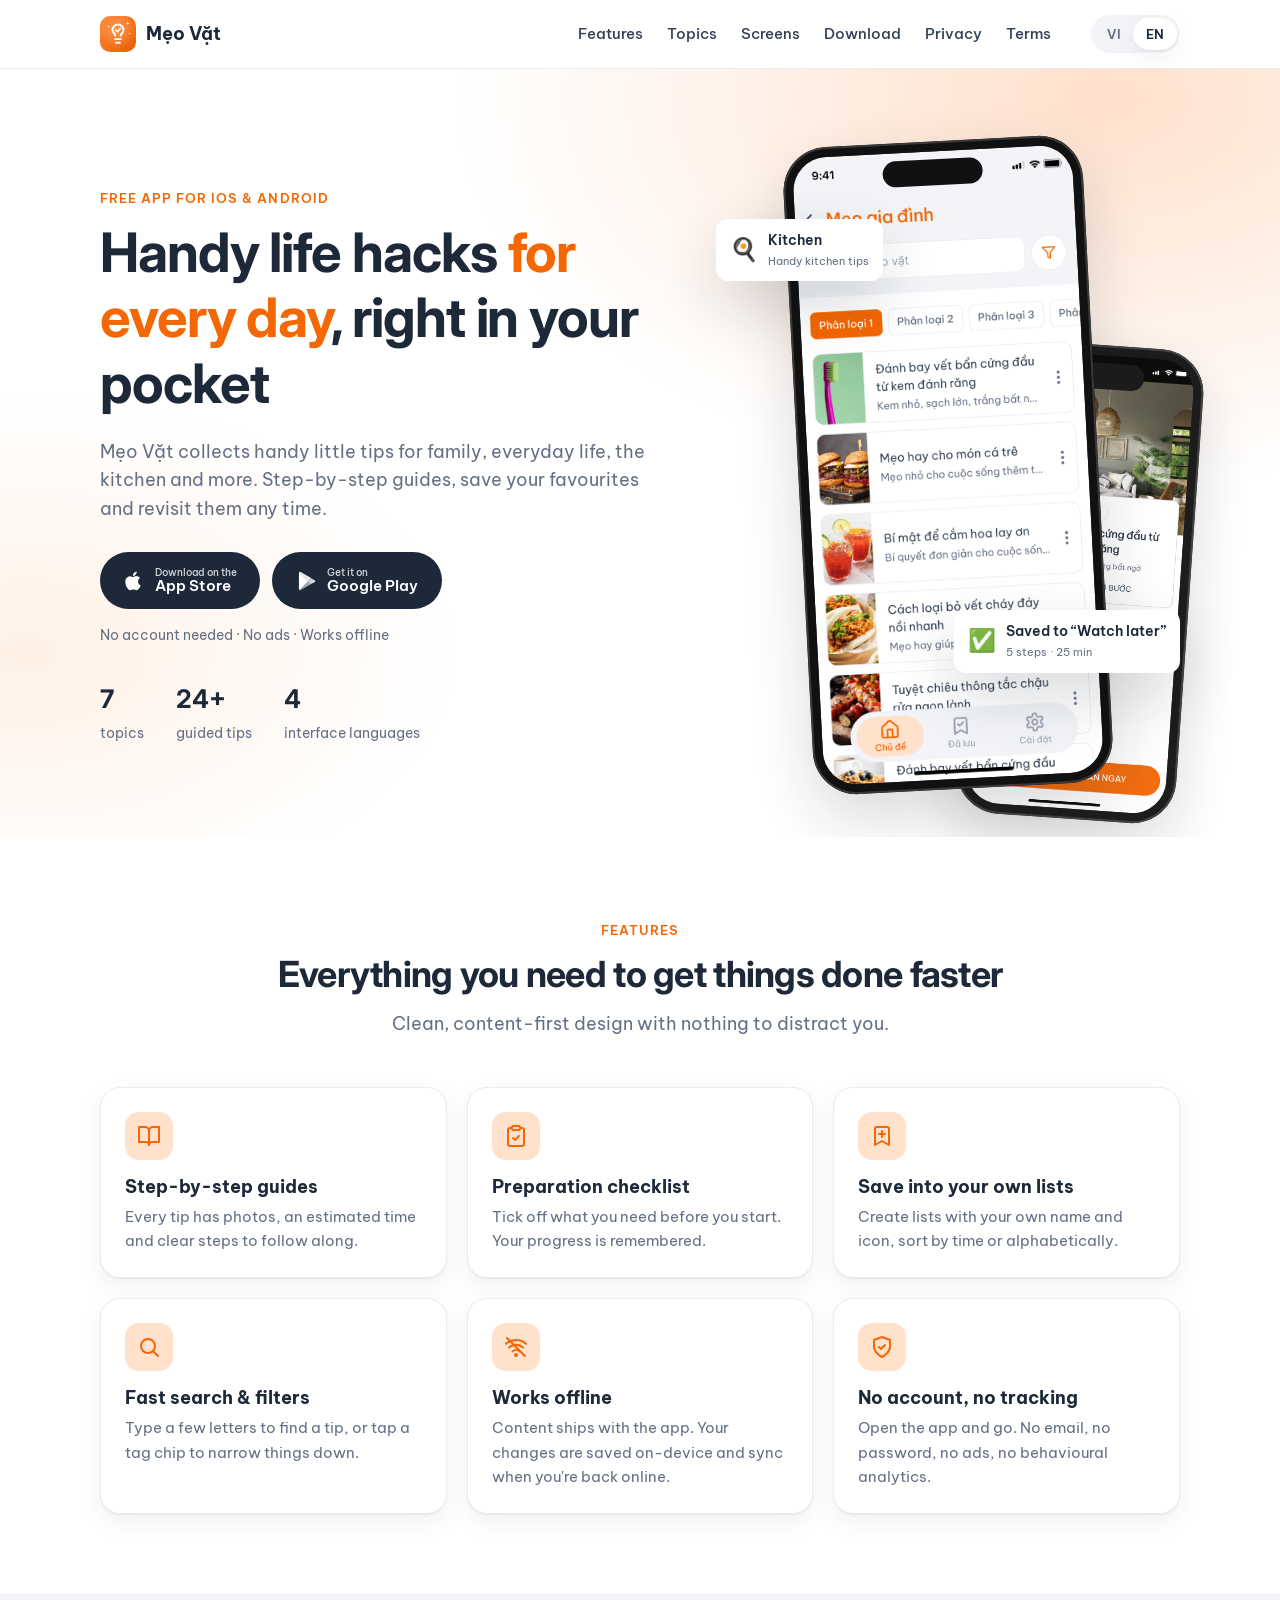
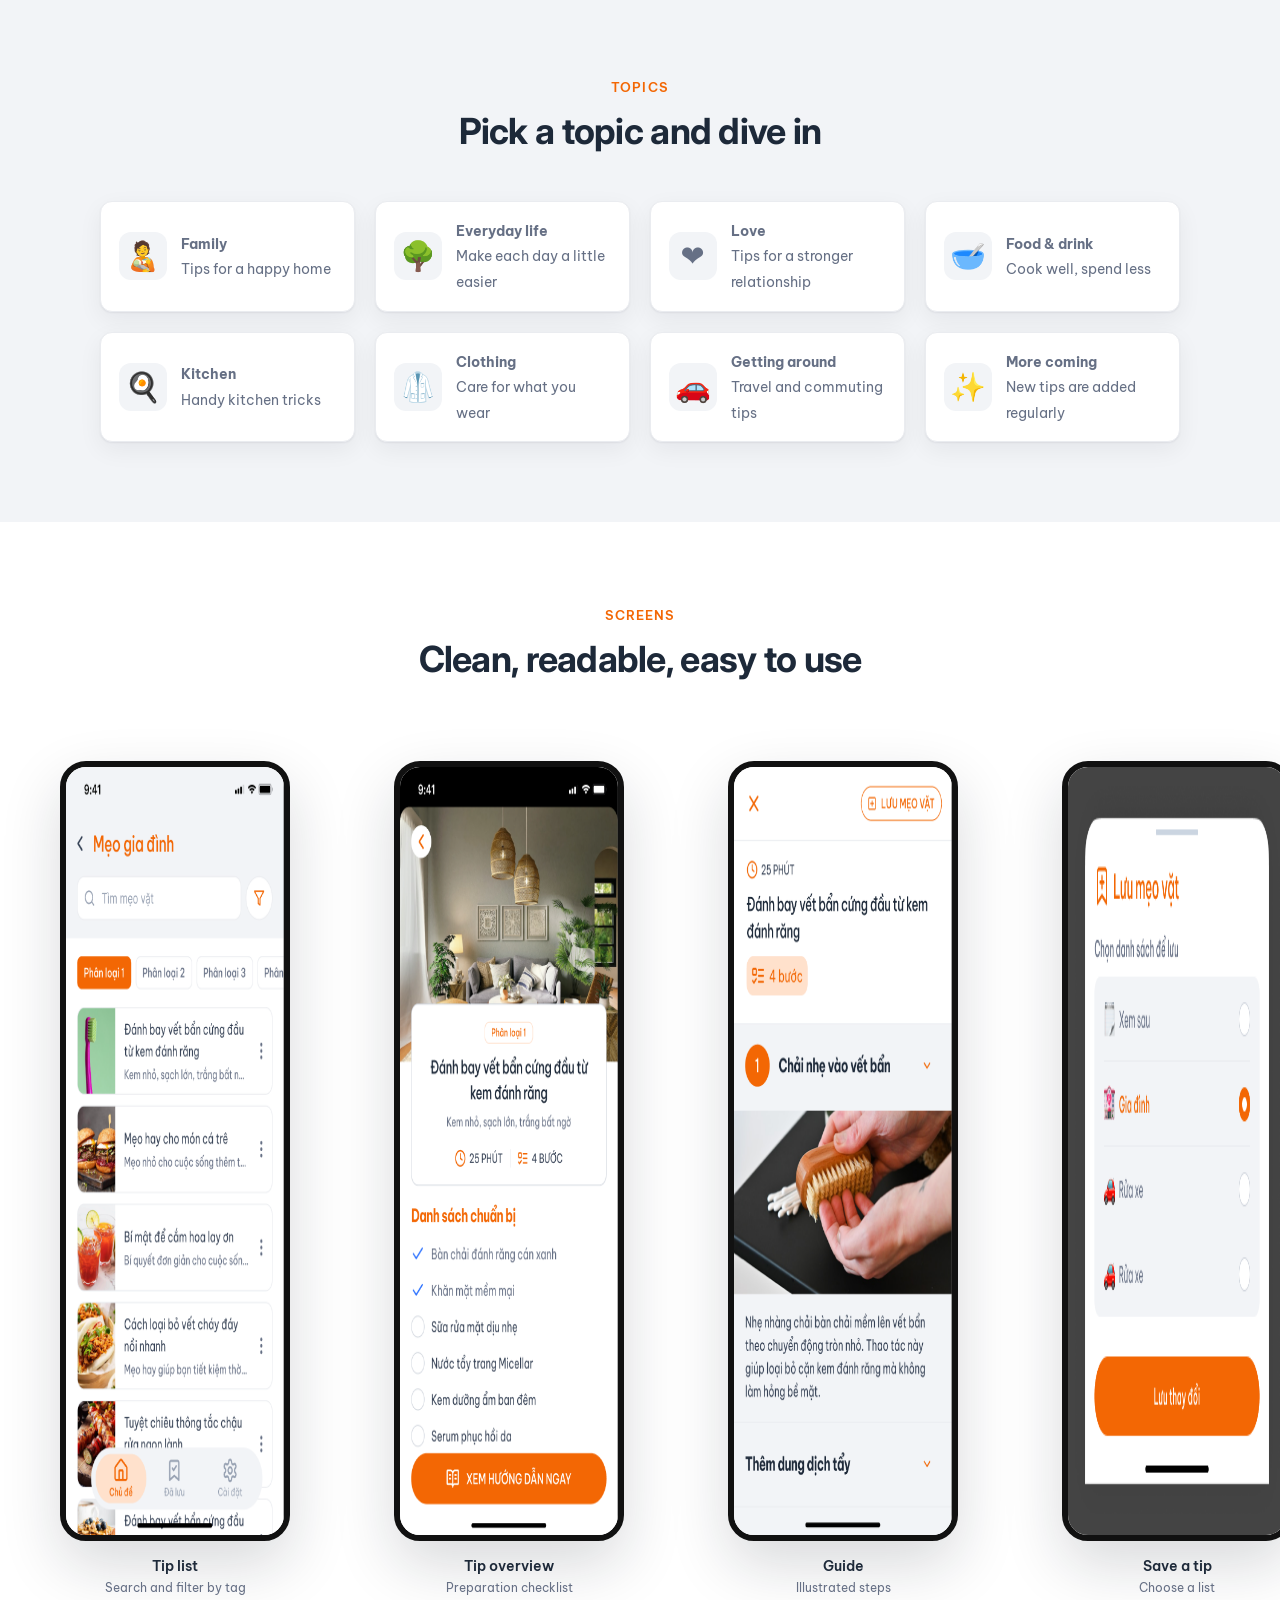
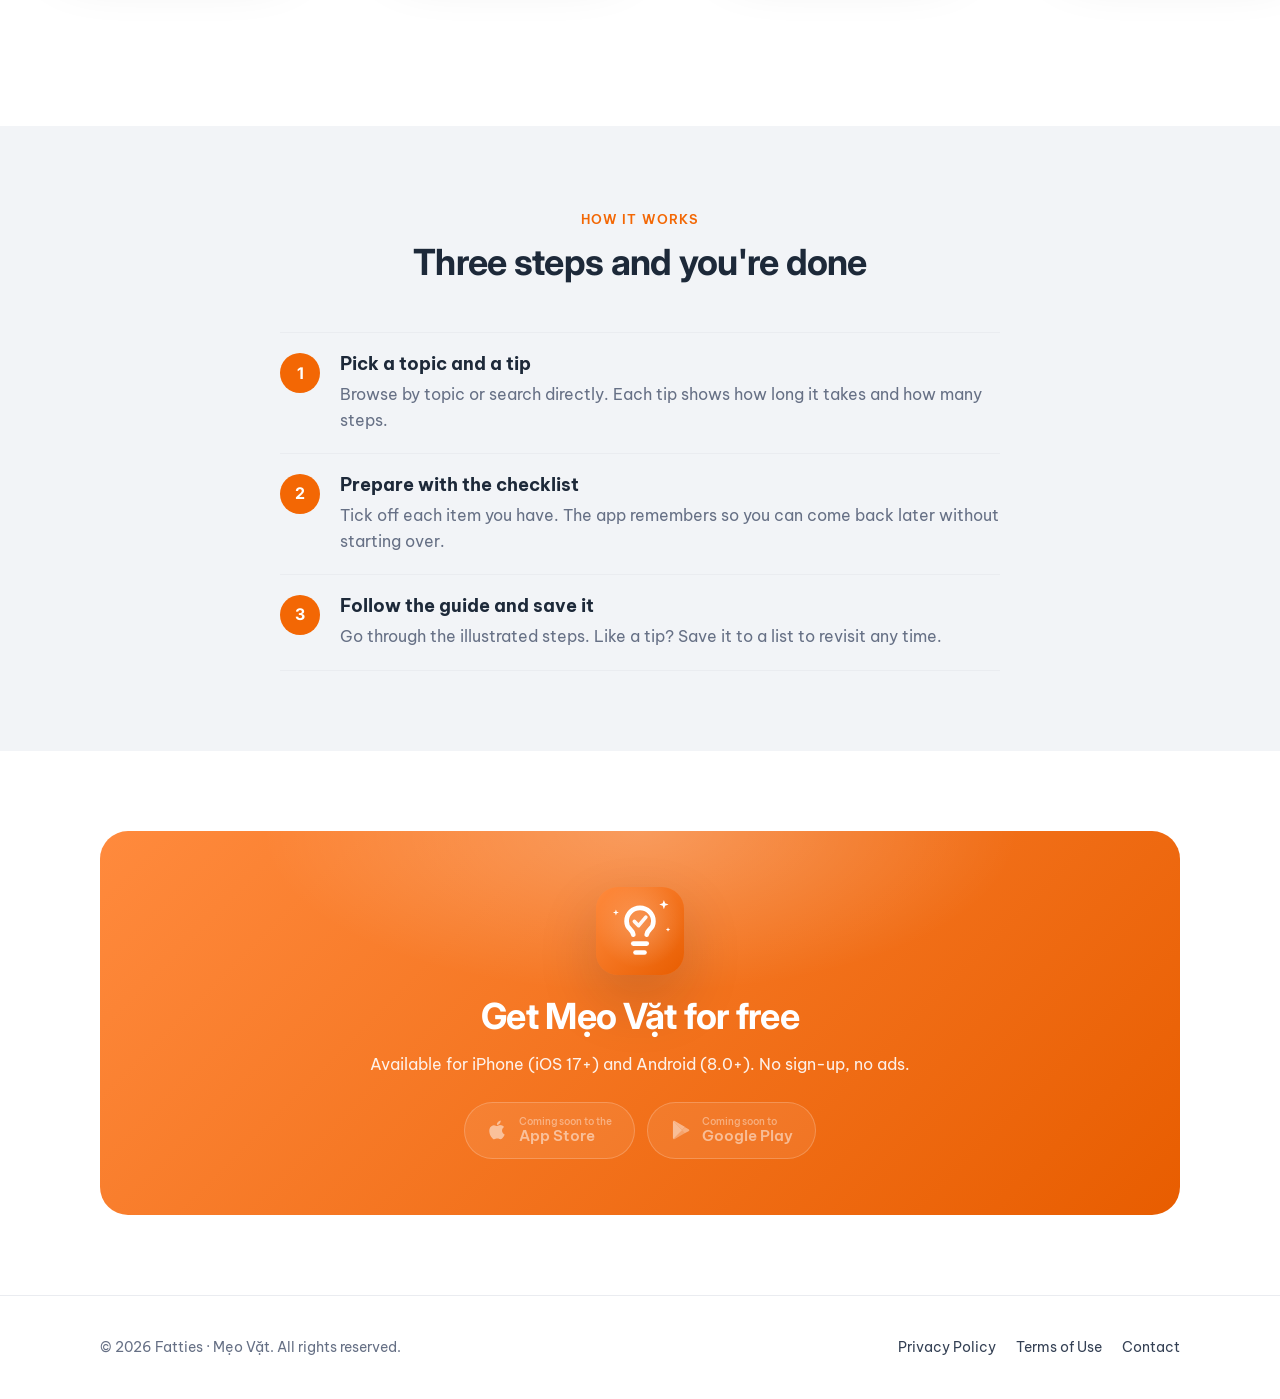
<file: index.html>
<!DOCTYPE html>
<html lang="vi">
<head>
  <meta charset="utf-8">
  <meta name="viewport" content="width=device-width, initial-scale=1">
  <title data-vi="Mẹo Vặt – Mẹo hay cho mỗi ngày" data-en="Mẹo Vặt – Handy life hacks, every day">Mẹo Vặt – Mẹo hay cho mỗi ngày</title>
  <meta name="description"
        data-vi="Mẹo Vặt tổng hợp những mẹo nhỏ hữu ích cho gia đình, cuộc sống, bếp núc và nhiều chủ đề khác. Hướng dẫn từng bước, lưu vào danh sách riêng, dùng được cả khi không có mạng."
        data-en="Mẹo Vặt collects handy little tips for family, everyday life, the kitchen and more. Step-by-step guides, personal lists, works offline."
        content="Mẹo Vặt tổng hợp những mẹo nhỏ hữu ích cho gia đình, cuộc sống, bếp núc và nhiều chủ đề khác. Hướng dẫn từng bước, lưu vào danh sách riêng, dùng được cả khi không có mạng.">
  <meta name="theme-color" content="#F36704">
  <meta property="og:title" content="Mẹo Vặt – Mẹo hay cho mỗi ngày">
  <meta property="og:description" content="Hướng dẫn từng bước, lưu vào danh sách riêng, dùng được cả khi không có mạng.">
  <meta property="og:image" content="assets/app-icon.svg">
  <meta property="og:type" content="website">
  <link rel="icon" href="assets/app-icon.svg" type="image/svg+xml">
  <link rel="preconnect" href="https://fonts.googleapis.com">
  <link rel="preconnect" href="https://fonts.gstatic.com" crossorigin>
  <link href="https://fonts.googleapis.com/css2?family=Be+Vietnam+Pro:wght@400;500;600;700&family=Inter:wght@600;700&display=swap" rel="stylesheet">
  <link rel="stylesheet" href="styles.css">
  <script src="app.js"></script>
</head>
<body>

<header class="site-header">
  <div class="container">
    <a class="brand" href="index.html">
      <img src="assets/app-icon.svg" alt="" width="36" height="36">
      Mẹo Vặt
    </a>
    <nav class="nav" id="nav">
      <a href="#features"><span data-lang="vi">Tính năng</span><span data-lang="en">Features</span></a>
      <a href="#topics"><span data-lang="vi">Chủ đề</span><span data-lang="en">Topics</span></a>
      <a href="#screens"><span data-lang="vi">Giao diện</span><span data-lang="en">Screens</span></a>
      <a href="#download"><span data-lang="vi">Tải app</span><span data-lang="en">Download</span></a>
      <a href="privacy.html"><span data-lang="vi">Quyền riêng tư</span><span data-lang="en">Privacy</span></a>
      <a href="terms.html"><span data-lang="vi">Điều khoản</span><span data-lang="en">Terms</span></a>
    </nav>
    <div class="lang-switch" role="group" aria-label="Language">
      <button type="button" data-lang-btn="vi" aria-pressed="true">VI</button>
      <button type="button" data-lang-btn="en" aria-pressed="false">EN</button>
    </div>
    <button class="menu-btn" type="button" aria-label="Menu" aria-expanded="false" aria-controls="nav">
      <svg viewBox="0 0 24 24" fill="none" stroke-width="2" stroke-linecap="round"><path d="M4 7h16M4 12h16M4 17h16"/></svg>
    </button>
  </div>
</header>

<main>

  <!-- Hero -->
  <section class="hero">
    <div class="container">
      <div>
        <span class="eyebrow"><span data-lang="vi">Ứng dụng miễn phí cho iOS &amp; Android</span><span data-lang="en">Free app for iOS &amp; Android</span></span>
        <h1>
          <span data-lang="vi">Mẹo hay <span class="accent">cho mỗi ngày</span>, ngay trong túi bạn</span>
          <span data-lang="en">Handy life hacks <span class="accent">for every day</span>, right in your pocket</span>
        </h1>
        <p class="lead">
          <span data-lang="vi">Mẹo Vặt tổng hợp những mẹo nhỏ hữu ích cho gia đình, cuộc sống, bếp núc và nhiều chủ đề khác. Hướng dẫn từng bước, lưu lại mẹo yêu thích và xem lại bất cứ lúc nào.</span>
          <span data-lang="en">Mẹo Vặt collects handy little tips for family, everyday life, the kitchen and more. Step-by-step guides, save your favourites and revisit them any time.</span>
        </p>
        <div class="hero-actions">
          <a class="btn btn-dark" href="#download">
            <svg viewBox="0 0 24 24" fill="currentColor"><path d="M16.4 12.6c0-2.6 2.1-3.8 2.2-3.9-1.2-1.8-3.1-2-3.7-2-1.6-.2-3.1.9-3.9.9-.8 0-2-.9-3.4-.9-1.7 0-3.3 1-4.2 2.6-1.8 3.1-.5 7.8 1.3 10.3.9 1.2 1.9 2.6 3.2 2.6 1.3-.1 1.8-.8 3.4-.8 1.6 0 2 .8 3.4.8 1.4 0 2.3-1.3 3.1-2.5 1-1.4 1.4-2.8 1.4-2.9 0 0-2.8-1.1-2.8-4.2zM13.9 5c.7-.9 1.2-2.1 1.1-3.3-1 .1-2.3.7-3 1.6-.7.8-1.3 2-1.1 3.2 1.1.1 2.3-.6 3-1.5z"/></svg>
            <span class="stack"><small data-lang="vi">Tải trên</small><small data-lang="en">Download on the</small>App Store</span>
          </a>
          <a class="btn btn-dark" href="#download">
            <svg viewBox="0 0 24 24" fill="currentColor"><path d="M3.6 2.3c-.3.3-.4.7-.4 1.2v17c0 .5.1.9.4 1.2l.1.1 9.5-9.5v-.2L3.7 2.2l-.1.1z"/><path d="M16.4 15.5l-3.2-3.2v-.2l3.2-3.2.1.1 3.8 2.1c1.1.6 1.1 1.6 0 2.2l-3.8 2.1-.1.1z" opacity=".8"/><path d="M16.5 15.4L13.2 12 3.6 21.7c.4.4.9.4 1.6 0l11.3-6.3z" opacity=".6"/><path d="M16.5 8.6L5.2 2.3c-.7-.4-1.2-.3-1.6 0l9.6 9.7 3.3-3.4z" opacity=".9"/></svg>
            <span class="stack"><small data-lang="vi">Tải trên</small><small data-lang="en">Get it on</small>Google Play</span>
          </a>
        </div>
        <p class="hero-note">
          <span data-lang="vi">Không cần tài khoản · Không quảng cáo · Dùng được khi không có mạng</span>
          <span data-lang="en">No account needed · No ads · Works offline</span>
        </p>
        <div class="hero-stats">
          <div><strong>7</strong><span data-lang="vi">chủ đề</span><span data-lang="en">topics</span></div>
          <div><strong>24+</strong><span data-lang="vi">mẹo vặt có hướng dẫn</span><span data-lang="en">guided tips</span></div>
          <div><strong>4</strong><span data-lang="vi">ngôn ngữ giao diện</span><span data-lang="en">interface languages</span></div>
        </div>
      </div>

      <div class="phone-wrap">
        <div class="phone"><img src="assets/screens/01-list.png" alt="Mẹo Vặt – danh sách mẹo" width="361" height="780"></div>
        <div class="phone small"><img src="assets/screens/02-info.png" alt="" width="361" height="780"></div>
        <div class="float-card a"><span class="emoji">🍳</span><div><span data-lang="vi">Bếp núc</span><span data-lang="en">Kitchen</span><small data-lang="vi">Mẹo hay cho việc bếp núc</small><small data-lang="en">Handy kitchen tips</small></div></div>
        <div class="float-card b"><span class="emoji">✅</span><div><span data-lang="vi">Đã lưu vào “Xem sau”</span><span data-lang="en">Saved to “Watch later”</span><small data-lang="vi">5 bước · 25 phút</small><small data-lang="en">5 steps · 25 min</small></div></div>
      </div>
    </div>
  </section>

  <!-- Features -->
  <section class="section" id="features">
    <div class="container">
      <div class="section-head center">
        <span class="eyebrow"><span data-lang="vi">Tính năng</span><span data-lang="en">Features</span></span>
        <h2><span data-lang="vi">Mọi thứ bạn cần để làm mọi việc nhanh hơn</span><span data-lang="en">Everything you need to get things done faster</span></h2>
        <p class="lead"><span data-lang="vi">Được thiết kế gọn gàng, tập trung vào nội dung, không có gì làm bạn phân tâm.</span><span data-lang="en">Clean, content-first design with nothing to distract you.</span></p>
      </div>
      <div class="grid grid-3">
        <div class="card">
          <div class="icon"><svg viewBox="0 0 24 24" fill="none" stroke="currentColor" stroke-width="2" stroke-linecap="round" stroke-linejoin="round"><path d="M2 3h6a4 4 0 0 1 4 4v14a3 3 0 0 0-3-3H2z"/><path d="M22 3h-6a4 4 0 0 0-4 4v14a3 3 0 0 1 3-3h7z"/></svg></div>
          <h3><span data-lang="vi">Hướng dẫn từng bước</span><span data-lang="en">Step-by-step guides</span></h3>
          <p><span data-lang="vi">Mỗi mẹo có ảnh minh hoạ, thời gian ước tính và các bước rõ ràng để bạn làm theo.</span><span data-lang="en">Every tip has photos, an estimated time and clear steps to follow along.</span></p>
        </div>
        <div class="card">
          <div class="icon"><svg viewBox="0 0 24 24" fill="none" stroke="currentColor" stroke-width="2" stroke-linecap="round" stroke-linejoin="round"><rect x="8" y="2" width="8" height="4" rx="1"/><path d="M16 4h2a2 2 0 0 1 2 2v14a2 2 0 0 1-2 2H6a2 2 0 0 1-2-2V6a2 2 0 0 1 2-2h2"/><path d="m9 14 2 2 4-4"/></svg></div>
          <h3><span data-lang="vi">Danh sách chuẩn bị</span><span data-lang="en">Preparation checklist</span></h3>
          <p><span data-lang="vi">Đánh dấu những thứ cần chuẩn bị trước khi bắt tay vào làm. Tiến độ được ghi nhớ.</span><span data-lang="en">Tick off what you need before you start. Your progress is remembered.</span></p>
        </div>
        <div class="card">
          <div class="icon"><svg viewBox="0 0 24 24" fill="none" stroke="currentColor" stroke-width="2" stroke-linecap="round" stroke-linejoin="round"><path d="M19 21l-7-4-7 4V5a2 2 0 0 1 2-2h10a2 2 0 0 1 2 2z"/><path d="M12 7v6M9 10h6"/></svg></div>
          <h3><span data-lang="vi">Lưu vào danh sách riêng</span><span data-lang="en">Save into your own lists</span></h3>
          <p><span data-lang="vi">Tạo danh sách với tên và biểu tượng của bạn, sắp xếp theo thời gian hoặc bảng chữ cái.</span><span data-lang="en">Create lists with your own name and icon, sort by time or alphabetically.</span></p>
        </div>
        <div class="card">
          <div class="icon"><svg viewBox="0 0 24 24" fill="none" stroke="currentColor" stroke-width="2" stroke-linecap="round" stroke-linejoin="round"><circle cx="11" cy="11" r="7"/><path d="m21 21-4.3-4.3"/></svg></div>
          <h3><span data-lang="vi">Tìm kiếm &amp; lọc nhanh</span><span data-lang="en">Fast search &amp; filters</span></h3>
          <p><span data-lang="vi">Gõ vài chữ để tìm mẹo, hoặc chạm vào thẻ phân loại để thu hẹp kết quả.</span><span data-lang="en">Type a few letters to find a tip, or tap a tag chip to narrow things down.</span></p>
        </div>
        <div class="card">
          <div class="icon"><svg viewBox="0 0 24 24" fill="none" stroke="currentColor" stroke-width="2" stroke-linecap="round" stroke-linejoin="round"><path d="M2 8.8a15 15 0 0 1 20 0"/><path d="M5 12.6a10 10 0 0 1 14 0"/><path d="M8.5 16.4a5 5 0 0 1 7 0"/><circle cx="12" cy="20" r="1"/><path d="m3 3 18 18"/></svg></div>
          <h3><span data-lang="vi">Dùng được khi không có mạng</span><span data-lang="en">Works offline</span></h3>
          <p><span data-lang="vi">Nội dung có sẵn trong app. Thay đổi của bạn được lưu trên máy và tự đồng bộ khi có kết nối.</span><span data-lang="en">Content ships with the app. Your changes are saved on-device and sync when you're back online.</span></p>
        </div>
        <div class="card">
          <div class="icon"><svg viewBox="0 0 24 24" fill="none" stroke="currentColor" stroke-width="2" stroke-linecap="round" stroke-linejoin="round"><path d="M12 22s8-4 8-10V5l-8-3-8 3v7c0 6 8 10 8 10"/><path d="m9 12 2 2 4-4"/></svg></div>
          <h3><span data-lang="vi">Không tài khoản, không theo dõi</span><span data-lang="en">No account, no tracking</span></h3>
          <p><span data-lang="vi">Mở app là dùng được ngay. Không email, không mật khẩu, không quảng cáo, không phân tích hành vi.</span><span data-lang="en">Open the app and go. No email, no password, no ads, no behavioural analytics.</span></p>
        </div>
      </div>
    </div>
  </section>

  <!-- Topics -->
  <section class="section alt" id="topics">
    <div class="container">
      <div class="section-head center">
        <span class="eyebrow"><span data-lang="vi">Chủ đề</span><span data-lang="en">Topics</span></span>
        <h2><span data-lang="vi">Chọn một chủ đề, bắt đầu ngay</span><span data-lang="en">Pick a topic and dive in</span></h2>
      </div>
      <div class="grid grid-4">
        <div class="topic"><span class="emoji">🧑‍🍼</span><div><strong><span data-lang="vi">Gia đình</span><span data-lang="en">Family</span></strong><span data-lang="vi">Mẹo giúp gia đình hạnh phúc</span><span data-lang="en">Tips for a happy home</span></div></div>
        <div class="topic"><span class="emoji">🌳</span><div><strong><span data-lang="vi">Cuộc sống</span><span data-lang="en">Everyday life</span></strong><span data-lang="vi">Giúp cuộc sống mỗi ngày dễ dàng</span><span data-lang="en">Make each day a little easier</span></div></div>
        <div class="topic"><span class="emoji">❤️</span><div><strong><span data-lang="vi">Tình yêu</span><span data-lang="en">Love</span></strong><span data-lang="vi">Mẹo giúp cải thiện tình yêu</span><span data-lang="en">Tips for a stronger relationship</span></div></div>
        <div class="topic"><span class="emoji">🥣</span><div><strong><span data-lang="vi">Ăn uống</span><span data-lang="en">Food &amp; drink</span></strong><span data-lang="vi">Bí quyết nấu ăn ngon và tiết kiệm</span><span data-lang="en">Cook well, spend less</span></div></div>
        <div class="topic"><span class="emoji">🍳</span><div><strong><span data-lang="vi">Bếp núc</span><span data-lang="en">Kitchen</span></strong><span data-lang="vi">Mẹo hay cho việc bếp núc</span><span data-lang="en">Handy kitchen tricks</span></div></div>
        <div class="topic"><span class="emoji">🥼</span><div><strong><span data-lang="vi">Áo quần</span><span data-lang="en">Clothing</span></strong><span data-lang="vi">Mẹo cho trang phục và ăn mặc</span><span data-lang="en">Care for what you wear</span></div></div>
        <div class="topic"><span class="emoji">🚗</span><div><strong><span data-lang="vi">Di chuyển</span><span data-lang="en">Getting around</span></strong><span data-lang="vi">Mẹo cho việc đi lại và du lịch</span><span data-lang="en">Travel and commuting tips</span></div></div>
        <div class="topic"><span class="emoji">✨</span><div><strong><span data-lang="vi">Sắp ra mắt</span><span data-lang="en">More coming</span></strong><span data-lang="vi">Mẹo mới được cập nhật thường xuyên</span><span data-lang="en">New tips are added regularly</span></div></div>
      </div>
    </div>
  </section>

  <!-- Screens -->
  <section class="section" id="screens">
    <div class="container">
      <div class="section-head center">
        <span class="eyebrow"><span data-lang="vi">Giao diện</span><span data-lang="en">Screens</span></span>
        <h2><span data-lang="vi">Gọn gàng, dễ nhìn, dễ dùng</span><span data-lang="en">Clean, readable, easy to use</span></h2>
      </div>
    </div>
    <div class="screens">
      <figure class="screen"><img src="assets/screens/01-list.png" alt="" loading="lazy" width="361" height="780"><figcaption><span data-lang="vi">Danh sách mẹo</span><span data-lang="en">Tip list</span><small data-lang="vi">Tìm kiếm và lọc theo phân loại</small><small data-lang="en">Search and filter by tag</small></figcaption></figure>
      <figure class="screen"><img src="assets/screens/02-info.png" alt="" loading="lazy" width="361" height="780"><figcaption><span data-lang="vi">Thông tin mẹo</span><span data-lang="en">Tip overview</span><small data-lang="vi">Danh sách chuẩn bị</small><small data-lang="en">Preparation checklist</small></figcaption></figure>
      <figure class="screen"><img src="assets/screens/03-detail.png" alt="" loading="lazy" width="361" height="780"><figcaption><span data-lang="vi">Hướng dẫn</span><span data-lang="en">Guide</span><small data-lang="vi">Từng bước có ảnh minh hoạ</small><small data-lang="en">Illustrated steps</small></figcaption></figure>
      <figure class="screen"><img src="assets/screens/04-choose-list.png" alt="" loading="lazy" width="361" height="780"><figcaption><span data-lang="vi">Lưu mẹo</span><span data-lang="en">Save a tip</span><small data-lang="vi">Chọn danh sách để lưu</small><small data-lang="en">Choose a list</small></figcaption></figure>
      <figure class="screen"><img src="assets/screens/05-saved-main.png" alt="" loading="lazy" width="361" height="780"><figcaption><span data-lang="vi">Đã lưu</span><span data-lang="en">Saved</span><small data-lang="vi">Danh sách của riêng bạn</small><small data-lang="en">Your own lists</small></figcaption></figure>
      <figure class="screen"><img src="assets/screens/10-settings.png" alt="" loading="lazy" width="361" height="780"><figcaption><span data-lang="vi">Cài đặt</span><span data-lang="en">Settings</span><small data-lang="vi">Thông báo và ngôn ngữ</small><small data-lang="en">Notifications and language</small></figcaption></figure>
    </div>
  </section>

  <!-- How it works -->
  <section class="section alt" id="how">
    <div class="container">
      <div class="section-head center">
        <span class="eyebrow"><span data-lang="vi">Cách dùng</span><span data-lang="en">How it works</span></span>
        <h2><span data-lang="vi">Ba bước là xong</span><span data-lang="en">Three steps and you're done</span></h2>
      </div>
      <div class="steps" style="max-width:720px;margin:0 auto">
        <div class="step"><div><h3><span data-lang="vi">Chọn chủ đề và mẹo bạn cần</span><span data-lang="en">Pick a topic and a tip</span></h3><p><span data-lang="vi">Duyệt theo chủ đề hoặc tìm kiếm trực tiếp. Mỗi mẹo cho biết mất bao lâu và cần bao nhiêu bước.</span><span data-lang="en">Browse by topic or search directly. Each tip shows how long it takes and how many steps.</span></p></div></div>
        <div class="step"><div><h3><span data-lang="vi">Chuẩn bị theo checklist</span><span data-lang="en">Prepare with the checklist</span></h3><p><span data-lang="vi">Đánh dấu từng món đã có. App ghi nhớ để bạn quay lại sau mà không phải làm lại từ đầu.</span><span data-lang="en">Tick off each item you have. The app remembers so you can come back later without starting over.</span></p></div></div>
        <div class="step"><div><h3><span data-lang="vi">Làm theo hướng dẫn và lưu lại</span><span data-lang="en">Follow the guide and save it</span></h3><p><span data-lang="vi">Xem từng bước với ảnh minh hoạ. Thích mẹo nào thì lưu vào danh sách riêng để xem lại bất cứ lúc nào.</span><span data-lang="en">Go through the illustrated steps. Like a tip? Save it to a list to revisit any time.</span></p></div></div>
      </div>
    </div>
  </section>

  <!-- Download -->
  <section class="section" id="download">
    <div class="container">
      <div class="cta">
        <img src="assets/app-icon.svg" alt="" width="88" height="88">
        <h2><span data-lang="vi">Tải Mẹo Vặt miễn phí</span><span data-lang="en">Get Mẹo Vặt for free</span></h2>
        <p><span data-lang="vi">Có mặt trên iPhone (iOS 17 trở lên) và Android (8.0 trở lên). Không cần đăng ký, không quảng cáo.</span><span data-lang="en">Available for iPhone (iOS 17+) and Android (8.0+). No sign-up, no ads.</span></p>
        <div class="store-row">
          <!-- TODO: replace # with the App Store / Google Play listing URLs once published -->
          <a class="btn btn-outline" href="#" aria-disabled="true" title="Coming soon">
            <svg viewBox="0 0 24 24" fill="currentColor"><path d="M16.4 12.6c0-2.6 2.1-3.8 2.2-3.9-1.2-1.8-3.1-2-3.7-2-1.6-.2-3.1.9-3.9.9-.8 0-2-.9-3.4-.9-1.7 0-3.3 1-4.2 2.6-1.8 3.1-.5 7.8 1.3 10.3.9 1.2 1.9 2.6 3.2 2.6 1.3-.1 1.8-.8 3.4-.8 1.6 0 2 .8 3.4.8 1.4 0 2.3-1.3 3.1-2.5 1-1.4 1.4-2.8 1.4-2.9 0 0-2.8-1.1-2.8-4.2zM13.9 5c.7-.9 1.2-2.1 1.1-3.3-1 .1-2.3.7-3 1.6-.7.8-1.3 2-1.1 3.2 1.1.1 2.3-.6 3-1.5z"/></svg>
            <span class="stack"><small data-lang="vi">Sắp có trên</small><small data-lang="en">Coming soon to the</small>App Store</span>
          </a>
          <a class="btn btn-outline" href="#" aria-disabled="true" title="Coming soon">
            <svg viewBox="0 0 24 24" fill="currentColor"><path d="M3.6 2.3c-.3.3-.4.7-.4 1.2v17c0 .5.1.9.4 1.2l.1.1 9.5-9.5v-.2L3.7 2.2l-.1.1z"/><path d="M16.4 15.5l-3.2-3.2v-.2l3.2-3.2.1.1 3.8 2.1c1.1.6 1.1 1.6 0 2.2l-3.8 2.1-.1.1z" opacity=".8"/><path d="M16.5 15.4L13.2 12 3.6 21.7c.4.4.9.4 1.6 0l11.3-6.3z" opacity=".6"/><path d="M16.5 8.6L5.2 2.3c-.7-.4-1.2-.3-1.6 0l9.6 9.7 3.3-3.4z" opacity=".9"/></svg>
            <span class="stack"><small data-lang="vi">Sắp có trên</small><small data-lang="en">Coming soon to</small>Google Play</span>
          </a>
        </div>
      </div>
    </div>
  </section>

</main>

<footer class="site-footer">
  <div class="container">
    <div>© <span data-year>2026</span> Fatties · Mẹo Vặt. <span data-lang="vi">Đã đăng ký bản quyền.</span><span data-lang="en">All rights reserved.</span></div>
    <nav>
      <a href="privacy.html"><span data-lang="vi">Chính sách quyền riêng tư</span><span data-lang="en">Privacy Policy</span></a>
      <a href="terms.html"><span data-lang="vi">Điều khoản sử dụng</span><span data-lang="en">Terms of Use</span></a>
      <a href="mailto:support@tunnaduong.com"><span data-lang="vi">Liên hệ</span><span data-lang="en">Contact</span></a>
    </nav>
  </div>
</footer>

</body>
</html>
</file>
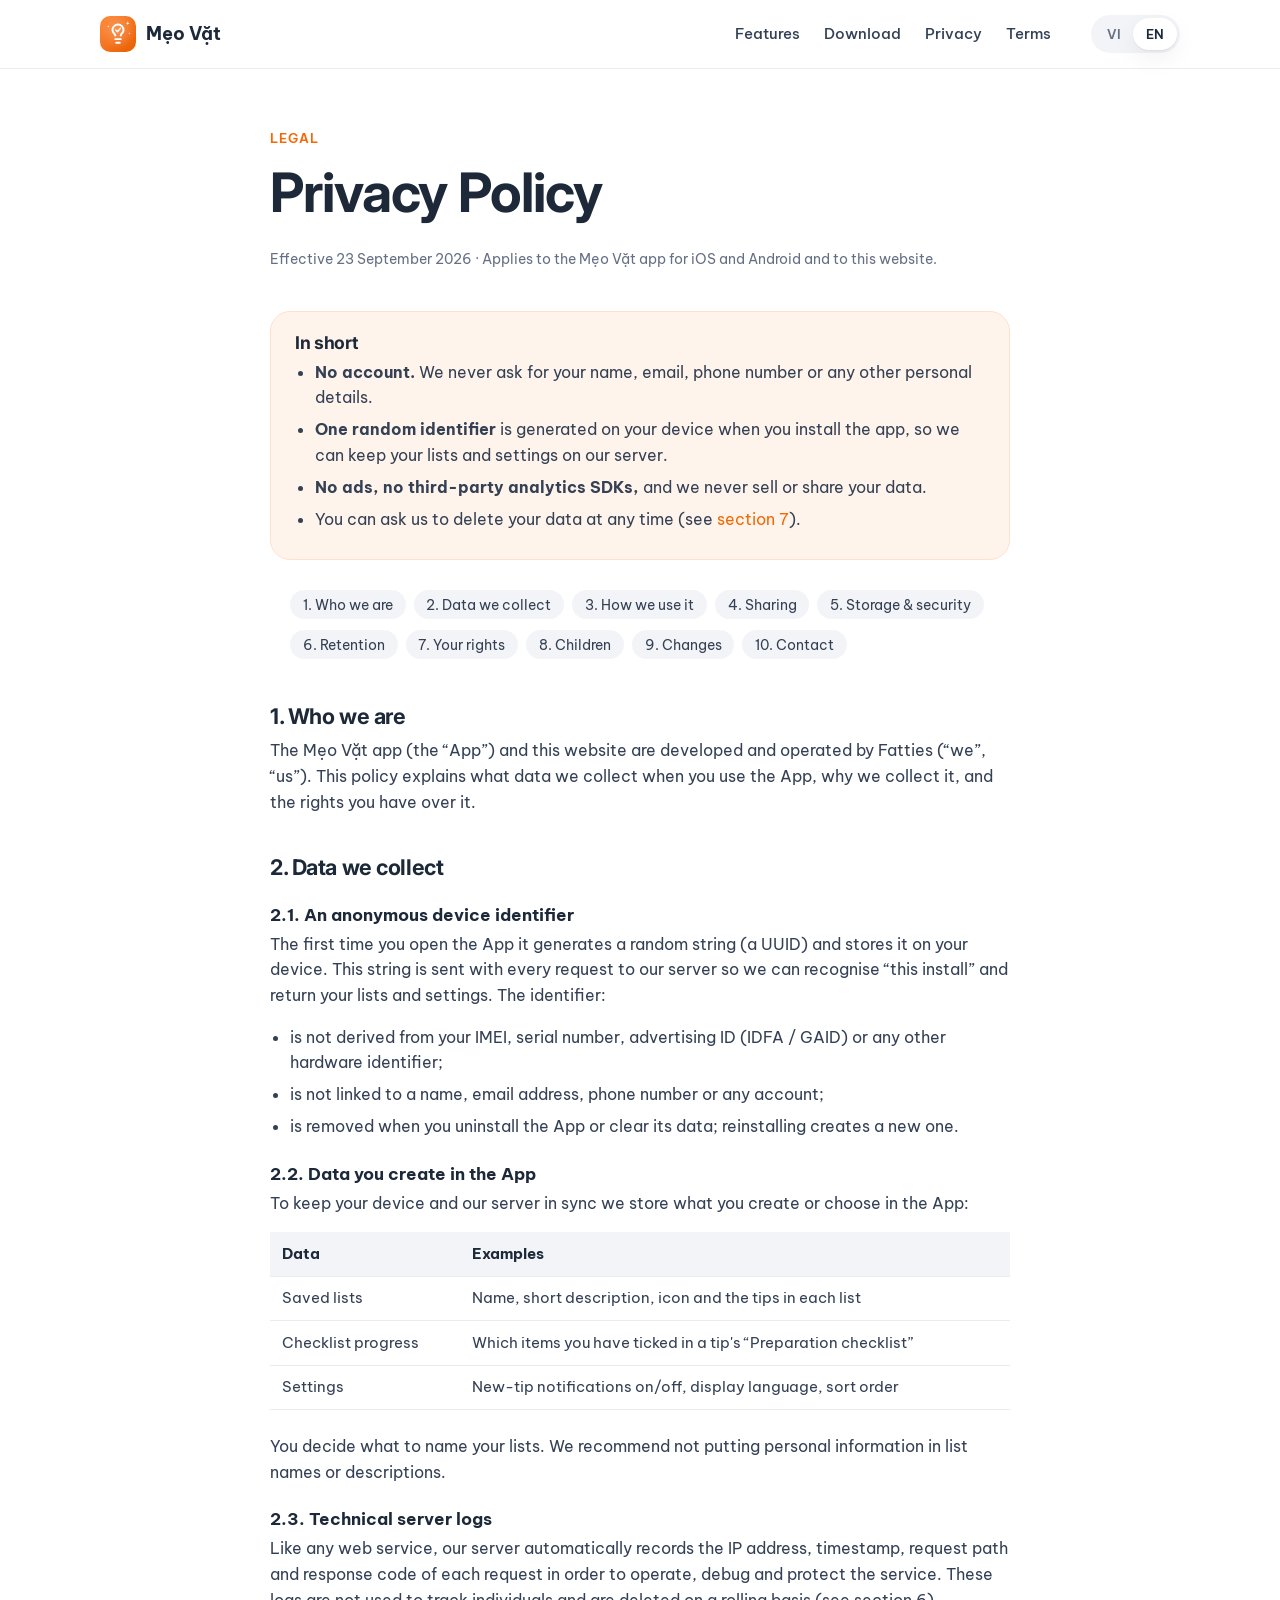
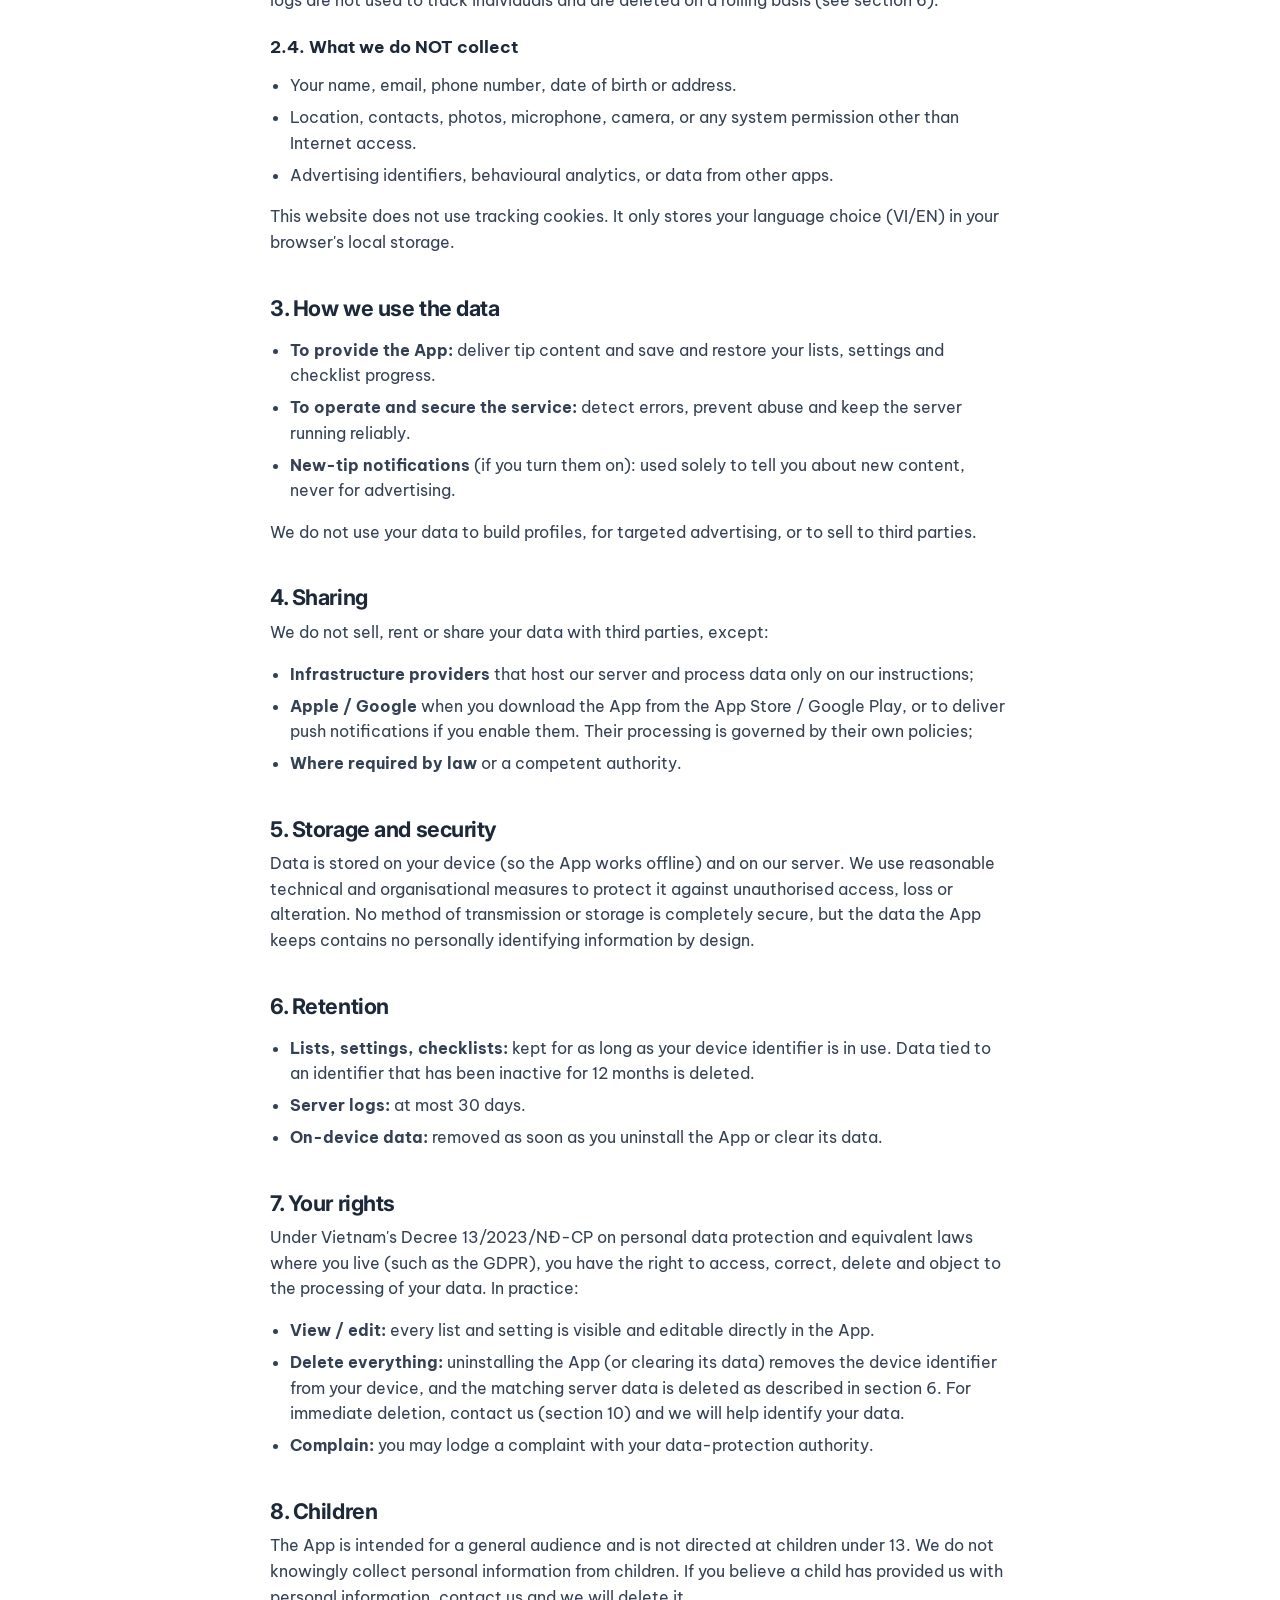
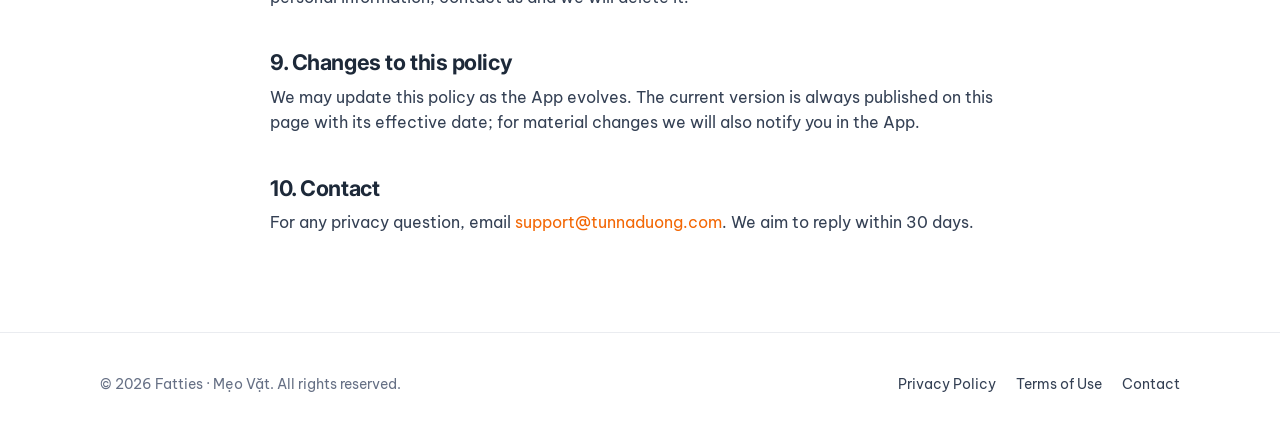
<file: privacy.html>
<!DOCTYPE html>
<html lang="vi">
<head>
  <meta charset="utf-8">
  <meta name="viewport" content="width=device-width, initial-scale=1">
  <title data-vi="Chính sách quyền riêng tư – Mẹo Vặt" data-en="Privacy Policy – Mẹo Vặt">Chính sách quyền riêng tư – Mẹo Vặt</title>
  <meta name="description" data-vi="Mẹo Vặt thu thập những dữ liệu gì, dùng để làm gì và bạn có những quyền nào." data-en="What Mẹo Vặt collects, why, and the rights you have." content="Mẹo Vặt thu thập những dữ liệu gì, dùng để làm gì và bạn có những quyền nào.">
  <meta name="theme-color" content="#F36704">
  <link rel="icon" href="assets/app-icon.svg" type="image/svg+xml">
  <link rel="preconnect" href="https://fonts.googleapis.com">
  <link rel="preconnect" href="https://fonts.gstatic.com" crossorigin>
  <link href="https://fonts.googleapis.com/css2?family=Be+Vietnam+Pro:wght@400;500;600;700&family=Inter:wght@600;700&display=swap" rel="stylesheet">
  <link rel="stylesheet" href="styles.css">
  <script src="app.js"></script>
</head>
<body>

<header class="site-header">
  <div class="container">
    <a class="brand" href="index.html">
      <img src="assets/app-icon.svg" alt="" width="36" height="36">
      Mẹo Vặt
    </a>
    <nav class="nav" id="nav">
      <a href="index.html#features"><span data-lang="vi">Tính năng</span><span data-lang="en">Features</span></a>
      <a href="index.html#download"><span data-lang="vi">Tải app</span><span data-lang="en">Download</span></a>
      <a href="privacy.html"><span data-lang="vi">Quyền riêng tư</span><span data-lang="en">Privacy</span></a>
      <a href="terms.html"><span data-lang="vi">Điều khoản</span><span data-lang="en">Terms</span></a>
    </nav>
    <div class="lang-switch" role="group" aria-label="Language">
      <button type="button" data-lang-btn="vi" aria-pressed="true">VI</button>
      <button type="button" data-lang-btn="en" aria-pressed="false">EN</button>
    </div>
    <button class="menu-btn" type="button" aria-label="Menu" aria-expanded="false" aria-controls="nav">
      <svg viewBox="0 0 24 24" fill="none" stroke-width="2" stroke-linecap="round"><path d="M4 7h16M4 12h16M4 17h16"/></svg>
    </button>
  </div>
</header>

<main class="legal">
  <div class="container">

    <!-- ===================== VIETNAMESE ===================== -->
    <div data-lang="vi">
      <span class="eyebrow">Pháp lý</span>
      <h1>Chính sách quyền riêng tư</h1>
      <p class="meta">Có hiệu lực từ ngày 23 tháng 9 năm 2026 · Áp dụng cho ứng dụng Mẹo Vặt trên iOS và Android và trang web này.</p>

      <div class="summary">
        <h2>Tóm tắt</h2>
        <ul>
          <li><strong>Không cần tài khoản.</strong> Chúng tôi không hỏi tên, email, số điện thoại hay bất kỳ thông tin cá nhân nào.</li>
          <li><strong>Một mã định danh ngẫu nhiên</strong> được tạo trên máy bạn khi cài app để lưu danh sách và cài đặt của bạn trên máy chủ.</li>
          <li><strong>Không quảng cáo, không SDK phân tích của bên thứ ba,</strong> không bán hay chia sẻ dữ liệu.</li>
          <li>Bạn có thể yêu cầu xoá dữ liệu bất cứ lúc nào (xem <a href="#vi-rights">mục 7</a>).</li>
        </ul>
      </div>

      <ul class="legal-toc">
        <li><a href="#vi-who">1. Chúng tôi là ai</a></li>
        <li><a href="#vi-data">2. Dữ liệu thu thập</a></li>
        <li><a href="#vi-why">3. Mục đích sử dụng</a></li>
        <li><a href="#vi-share">4. Chia sẻ dữ liệu</a></li>
        <li><a href="#vi-storage">5. Lưu trữ &amp; bảo mật</a></li>
        <li><a href="#vi-retention">6. Thời gian lưu giữ</a></li>
        <li><a href="#vi-rights">7. Quyền của bạn</a></li>
        <li><a href="#vi-children">8. Trẻ em</a></li>
        <li><a href="#vi-changes">9. Thay đổi</a></li>
        <li><a href="#vi-contact">10. Liên hệ</a></li>
      </ul>

      <h2 id="vi-who">1. Chúng tôi là ai</h2>
      <p>Ứng dụng Mẹo Vặt (“Ứng dụng”) và trang web này do Fatties (“chúng tôi”) phát triển và vận hành. Chính sách này giải thích chúng tôi thu thập những dữ liệu gì khi bạn dùng Ứng dụng, dùng để làm gì và bạn có những quyền nào đối với dữ liệu đó.</p>

      <h2 id="vi-data">2. Dữ liệu chúng tôi thu thập</h2>
      <h3>2.1. Mã định danh thiết bị ẩn danh</h3>
      <p>Khi bạn mở Ứng dụng lần đầu, Ứng dụng tạo một chuỗi ngẫu nhiên (UUID) và lưu trên máy bạn. Chuỗi này được gửi kèm mỗi yêu cầu tới máy chủ của chúng tôi để nhận ra “cài đặt này” và trả lại đúng danh sách, cài đặt của bạn. Mã này:</p>
      <ul>
        <li>không được lấy từ số IMEI, số sê-ri, mã quảng cáo (IDFA / GAID) hay bất kỳ định danh phần cứng nào;</li>
        <li>không liên kết với tên, email, số điện thoại hay tài khoản nào;</li>
        <li>bị xoá khi bạn gỡ Ứng dụng hoặc xoá dữ liệu Ứng dụng; cài lại sẽ tạo mã mới.</li>
      </ul>
      <h3>2.2. Dữ liệu bạn tạo ra trong Ứng dụng</h3>
      <p>Để đồng bộ giữa máy và máy chủ, chúng tôi lưu những gì bạn tạo hoặc chọn trong Ứng dụng:</p>
      <table>
        <tr><th>Dữ liệu</th><th>Ví dụ</th></tr>
        <tr><td>Danh sách đã lưu</td><td>Tên, mô tả ngắn, biểu tượng và các mẹo trong danh sách</td></tr>
        <tr><td>Tiến độ checklist</td><td>Những mục bạn đã đánh dấu trong “Danh sách chuẩn bị” của một mẹo</td></tr>
        <tr><td>Cài đặt</td><td>Bật/tắt thông báo mẹo mới, ngôn ngữ hiển thị, thứ tự sắp xếp</td></tr>
      </table>
      <p>Bạn tự quyết định đặt tên gì cho danh sách. Chúng tôi khuyên bạn không đưa thông tin cá nhân vào tên hoặc mô tả danh sách.</p>
      <h3>2.3. Nhật ký kỹ thuật của máy chủ</h3>
      <p>Như mọi dịch vụ web, máy chủ của chúng tôi tự động ghi lại địa chỉ IP, thời điểm, đường dẫn yêu cầu và mã phản hồi để vận hành, gỡ lỗi và bảo vệ hệ thống. Nhật ký này không được dùng để theo dõi cá nhân và được xoá định kỳ (xem mục 6).</p>
      <h3>2.4. Những gì chúng tôi KHÔNG thu thập</h3>
      <ul>
        <li>Họ tên, email, số điện thoại, ngày sinh, địa chỉ.</li>
        <li>Vị trí, danh bạ, ảnh, micro, camera hay bất kỳ quyền hệ thống nào ngoài kết nối Internet.</li>
        <li>Mã quảng cáo, dữ liệu phân tích hành vi hay dữ liệu từ các ứng dụng khác.</li>
      </ul>
      <p>Trang web này không dùng cookie theo dõi. Trang chỉ lưu lựa chọn ngôn ngữ (VI/EN) trong bộ nhớ cục bộ của trình duyệt.</p>

      <h2 id="vi-why">3. Chúng tôi dùng dữ liệu để làm gì</h2>
      <ul>
        <li><strong>Cung cấp Ứng dụng:</strong> tải nội dung mẹo vặt, lưu và khôi phục danh sách, cài đặt, tiến độ checklist của bạn.</li>
        <li><strong>Vận hành và bảo mật:</strong> phát hiện lỗi, chống lạm dụng, đảm bảo máy chủ hoạt động ổn định.</li>
        <li><strong>Thông báo mẹo mới</strong> (nếu bạn bật): chỉ dùng để gửi thông báo về nội dung mới, không dùng cho quảng cáo.</li>
      </ul>
      <p>Chúng tôi không dùng dữ liệu để tạo hồ sơ người dùng, quảng cáo nhắm mục tiêu hay bán cho bên thứ ba.</p>

      <h2 id="vi-share">4. Chia sẻ dữ liệu</h2>
      <p>Chúng tôi không bán, cho thuê hay chia sẻ dữ liệu của bạn với bên thứ ba, trừ các trường hợp:</p>
      <ul>
        <li><strong>Nhà cung cấp hạ tầng</strong> giúp chúng tôi lưu trữ máy chủ, chỉ xử lý dữ liệu theo chỉ dẫn của chúng tôi;</li>
        <li><strong>Apple / Google</strong> khi bạn tải Ứng dụng từ App Store / Google Play, hoặc để gửi thông báo đẩy nếu bạn bật tính năng này. Việc xử lý của họ tuân theo chính sách riêng của họ;</li>
        <li><strong>Theo yêu cầu pháp luật</strong> của cơ quan có thẩm quyền.</li>
      </ul>

      <h2 id="vi-storage">5. Lưu trữ và bảo mật</h2>
      <p>Dữ liệu được lưu trên máy của bạn (để dùng khi không có mạng) và trên máy chủ của chúng tôi. Chúng tôi áp dụng các biện pháp kỹ thuật và tổ chức hợp lý để bảo vệ dữ liệu trước truy cập trái phép, mất mát hoặc sửa đổi. Tuy nhiên không có phương thức truyền hay lưu trữ nào an toàn tuyệt đối, và dữ liệu Ứng dụng lưu giữ vốn không chứa thông tin nhận dạng cá nhân.</p>

      <h2 id="vi-retention">6. Thời gian lưu giữ</h2>
      <ul>
        <li><strong>Danh sách, cài đặt, checklist:</strong> lưu chừng nào mã thiết bị của bạn còn được sử dụng. Dữ liệu gắn với mã thiết bị không hoạt động trong 12 tháng sẽ được xoá.</li>
        <li><strong>Nhật ký máy chủ:</strong> tối đa 30 ngày.</li>
        <li><strong>Dữ liệu trên máy:</strong> bị xoá ngay khi bạn gỡ Ứng dụng hoặc xoá dữ liệu Ứng dụng.</li>
      </ul>

      <h2 id="vi-rights">7. Quyền của bạn</h2>
      <p>Theo Nghị định 13/2023/NĐ-CP về bảo vệ dữ liệu cá nhân (Việt Nam) và các luật tương đương nơi bạn sinh sống (như GDPR), bạn có quyền truy cập, chỉnh sửa, xoá và phản đối việc xử lý dữ liệu của mình. Cách thực hiện:</p>
      <ul>
        <li><strong>Xem / sửa:</strong> mọi danh sách và cài đặt đều hiển thị và chỉnh sửa được ngay trong Ứng dụng.</li>
        <li><strong>Xoá toàn bộ:</strong> gỡ Ứng dụng (hoặc xoá dữ liệu Ứng dụng) sẽ xoá mã thiết bị trên máy; dữ liệu tương ứng trên máy chủ sẽ bị xoá theo mục 6. Để xoá ngay, hãy liên hệ chúng tôi (mục 10) và chúng tôi sẽ hướng dẫn xác định dữ liệu của bạn.</li>
        <li><strong>Khiếu nại:</strong> bạn có quyền khiếu nại với cơ quan bảo vệ dữ liệu có thẩm quyền.</li>
      </ul>

      <h2 id="vi-children">8. Trẻ em</h2>
      <p>Ứng dụng dành cho người dùng phổ thông và không hướng tới trẻ em dưới 13 tuổi. Chúng tôi không cố ý thu thập thông tin cá nhân của trẻ em. Nếu bạn cho rằng một trẻ em đã cung cấp thông tin cá nhân cho chúng tôi, hãy liên hệ để chúng tôi xoá.</p>

      <h2 id="vi-changes">9. Thay đổi chính sách</h2>
      <p>Chúng tôi có thể cập nhật chính sách này khi Ứng dụng thay đổi. Phiên bản mới sẽ được đăng tại trang này kèm ngày hiệu lực; với thay đổi quan trọng, chúng tôi sẽ thông báo trong Ứng dụng.</p>

      <h2 id="vi-contact">10. Liên hệ</h2>
      <p>Mọi câu hỏi về quyền riêng tư, vui lòng gửi email tới <a href="mailto:support@tunnaduong.com">support@tunnaduong.com</a>. Chúng tôi sẽ phản hồi trong vòng 30 ngày.</p>
    </div>

    <!-- ===================== ENGLISH ===================== -->
    <div data-lang="en">
      <span class="eyebrow">Legal</span>
      <h1>Privacy Policy</h1>
      <p class="meta">Effective 23 September 2026 · Applies to the Mẹo Vặt app for iOS and Android and to this website.</p>

      <div class="summary">
        <h2>In short</h2>
        <ul>
          <li><strong>No account.</strong> We never ask for your name, email, phone number or any other personal details.</li>
          <li><strong>One random identifier</strong> is generated on your device when you install the app, so we can keep your lists and settings on our server.</li>
          <li><strong>No ads, no third-party analytics SDKs,</strong> and we never sell or share your data.</li>
          <li>You can ask us to delete your data at any time (see <a href="#en-rights">section 7</a>).</li>
        </ul>
      </div>

      <ul class="legal-toc">
        <li><a href="#en-who">1. Who we are</a></li>
        <li><a href="#en-data">2. Data we collect</a></li>
        <li><a href="#en-why">3. How we use it</a></li>
        <li><a href="#en-share">4. Sharing</a></li>
        <li><a href="#en-storage">5. Storage &amp; security</a></li>
        <li><a href="#en-retention">6. Retention</a></li>
        <li><a href="#en-rights">7. Your rights</a></li>
        <li><a href="#en-children">8. Children</a></li>
        <li><a href="#en-changes">9. Changes</a></li>
        <li><a href="#en-contact">10. Contact</a></li>
      </ul>

      <h2 id="en-who">1. Who we are</h2>
      <p>The Mẹo Vặt app (the “App”) and this website are developed and operated by Fatties (“we”, “us”). This policy explains what data we collect when you use the App, why we collect it, and the rights you have over it.</p>

      <h2 id="en-data">2. Data we collect</h2>
      <h3>2.1. An anonymous device identifier</h3>
      <p>The first time you open the App it generates a random string (a UUID) and stores it on your device. This string is sent with every request to our server so we can recognise “this install” and return your lists and settings. The identifier:</p>
      <ul>
        <li>is not derived from your IMEI, serial number, advertising ID (IDFA / GAID) or any other hardware identifier;</li>
        <li>is not linked to a name, email address, phone number or any account;</li>
        <li>is removed when you uninstall the App or clear its data; reinstalling creates a new one.</li>
      </ul>
      <h3>2.2. Data you create in the App</h3>
      <p>To keep your device and our server in sync we store what you create or choose in the App:</p>
      <table>
        <tr><th>Data</th><th>Examples</th></tr>
        <tr><td>Saved lists</td><td>Name, short description, icon and the tips in each list</td></tr>
        <tr><td>Checklist progress</td><td>Which items you have ticked in a tip's “Preparation checklist”</td></tr>
        <tr><td>Settings</td><td>New-tip notifications on/off, display language, sort order</td></tr>
      </table>
      <p>You decide what to name your lists. We recommend not putting personal information in list names or descriptions.</p>
      <h3>2.3. Technical server logs</h3>
      <p>Like any web service, our server automatically records the IP address, timestamp, request path and response code of each request in order to operate, debug and protect the service. These logs are not used to track individuals and are deleted on a rolling basis (see section 6).</p>
      <h3>2.4. What we do NOT collect</h3>
      <ul>
        <li>Your name, email, phone number, date of birth or address.</li>
        <li>Location, contacts, photos, microphone, camera, or any system permission other than Internet access.</li>
        <li>Advertising identifiers, behavioural analytics, or data from other apps.</li>
      </ul>
      <p>This website does not use tracking cookies. It only stores your language choice (VI/EN) in your browser's local storage.</p>

      <h2 id="en-why">3. How we use the data</h2>
      <ul>
        <li><strong>To provide the App:</strong> deliver tip content and save and restore your lists, settings and checklist progress.</li>
        <li><strong>To operate and secure the service:</strong> detect errors, prevent abuse and keep the server running reliably.</li>
        <li><strong>New-tip notifications</strong> (if you turn them on): used solely to tell you about new content, never for advertising.</li>
      </ul>
      <p>We do not use your data to build profiles, for targeted advertising, or to sell to third parties.</p>

      <h2 id="en-share">4. Sharing</h2>
      <p>We do not sell, rent or share your data with third parties, except:</p>
      <ul>
        <li><strong>Infrastructure providers</strong> that host our server and process data only on our instructions;</li>
        <li><strong>Apple / Google</strong> when you download the App from the App Store / Google Play, or to deliver push notifications if you enable them. Their processing is governed by their own policies;</li>
        <li><strong>Where required by law</strong> or a competent authority.</li>
      </ul>

      <h2 id="en-storage">5. Storage and security</h2>
      <p>Data is stored on your device (so the App works offline) and on our server. We use reasonable technical and organisational measures to protect it against unauthorised access, loss or alteration. No method of transmission or storage is completely secure, but the data the App keeps contains no personally identifying information by design.</p>

      <h2 id="en-retention">6. Retention</h2>
      <ul>
        <li><strong>Lists, settings, checklists:</strong> kept for as long as your device identifier is in use. Data tied to an identifier that has been inactive for 12 months is deleted.</li>
        <li><strong>Server logs:</strong> at most 30 days.</li>
        <li><strong>On-device data:</strong> removed as soon as you uninstall the App or clear its data.</li>
      </ul>

      <h2 id="en-rights">7. Your rights</h2>
      <p>Under Vietnam's Decree 13/2023/NĐ-CP on personal data protection and equivalent laws where you live (such as the GDPR), you have the right to access, correct, delete and object to the processing of your data. In practice:</p>
      <ul>
        <li><strong>View / edit:</strong> every list and setting is visible and editable directly in the App.</li>
        <li><strong>Delete everything:</strong> uninstalling the App (or clearing its data) removes the device identifier from your device, and the matching server data is deleted as described in section 6. For immediate deletion, contact us (section 10) and we will help identify your data.</li>
        <li><strong>Complain:</strong> you may lodge a complaint with your data-protection authority.</li>
      </ul>

      <h2 id="en-children">8. Children</h2>
      <p>The App is intended for a general audience and is not directed at children under 13. We do not knowingly collect personal information from children. If you believe a child has provided us with personal information, contact us and we will delete it.</p>

      <h2 id="en-changes">9. Changes to this policy</h2>
      <p>We may update this policy as the App evolves. The current version is always published on this page with its effective date; for material changes we will also notify you in the App.</p>

      <h2 id="en-contact">10. Contact</h2>
      <p>For any privacy question, email <a href="mailto:support@tunnaduong.com">support@tunnaduong.com</a>. We aim to reply within 30 days.</p>
    </div>

  </div>
</main>

<footer class="site-footer">
  <div class="container">
    <div>© <span data-year>2026</span> Fatties · Mẹo Vặt. <span data-lang="vi">Đã đăng ký bản quyền.</span><span data-lang="en">All rights reserved.</span></div>
    <nav>
      <a href="privacy.html"><span data-lang="vi">Chính sách quyền riêng tư</span><span data-lang="en">Privacy Policy</span></a>
      <a href="terms.html"><span data-lang="vi">Điều khoản sử dụng</span><span data-lang="en">Terms of Use</span></a>
      <a href="mailto:support@tunnaduong.com"><span data-lang="vi">Liên hệ</span><span data-lang="en">Contact</span></a>
    </nav>
  </div>
</footer>

</body>
</html>
</file>
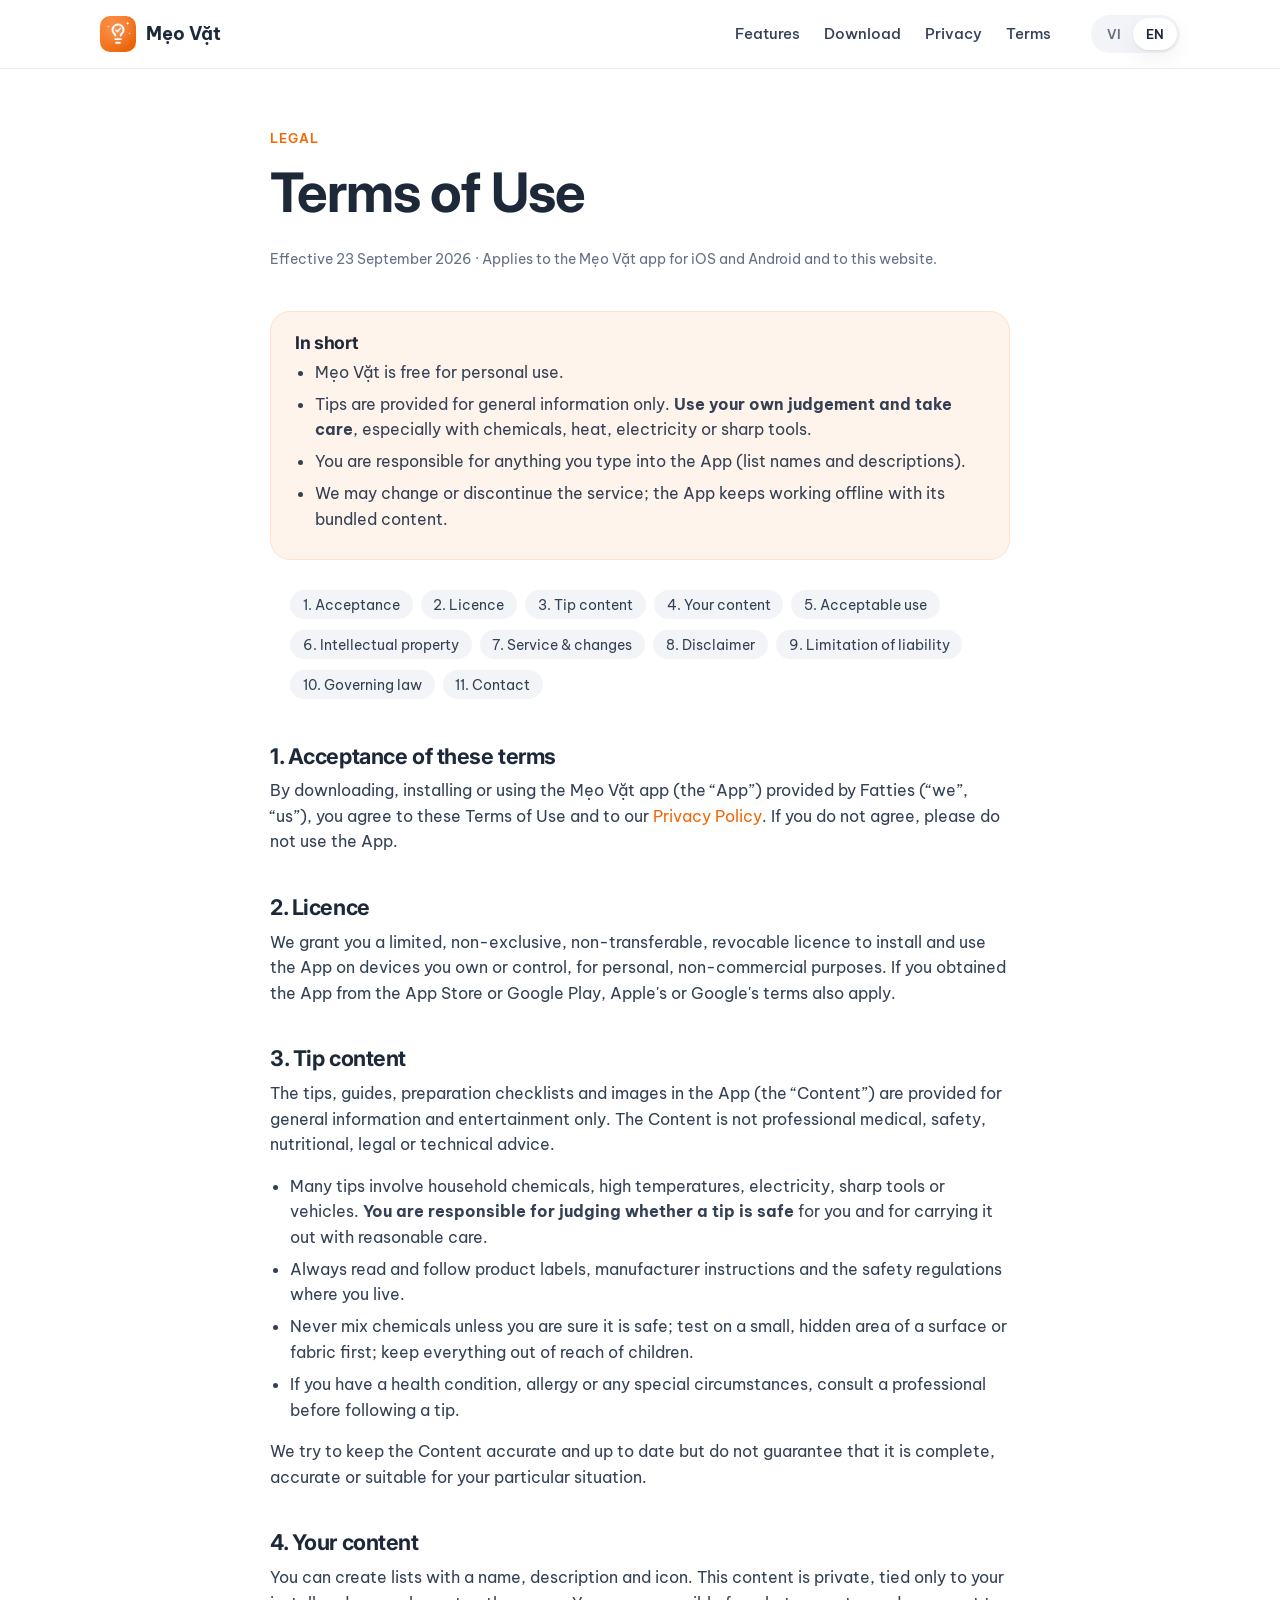
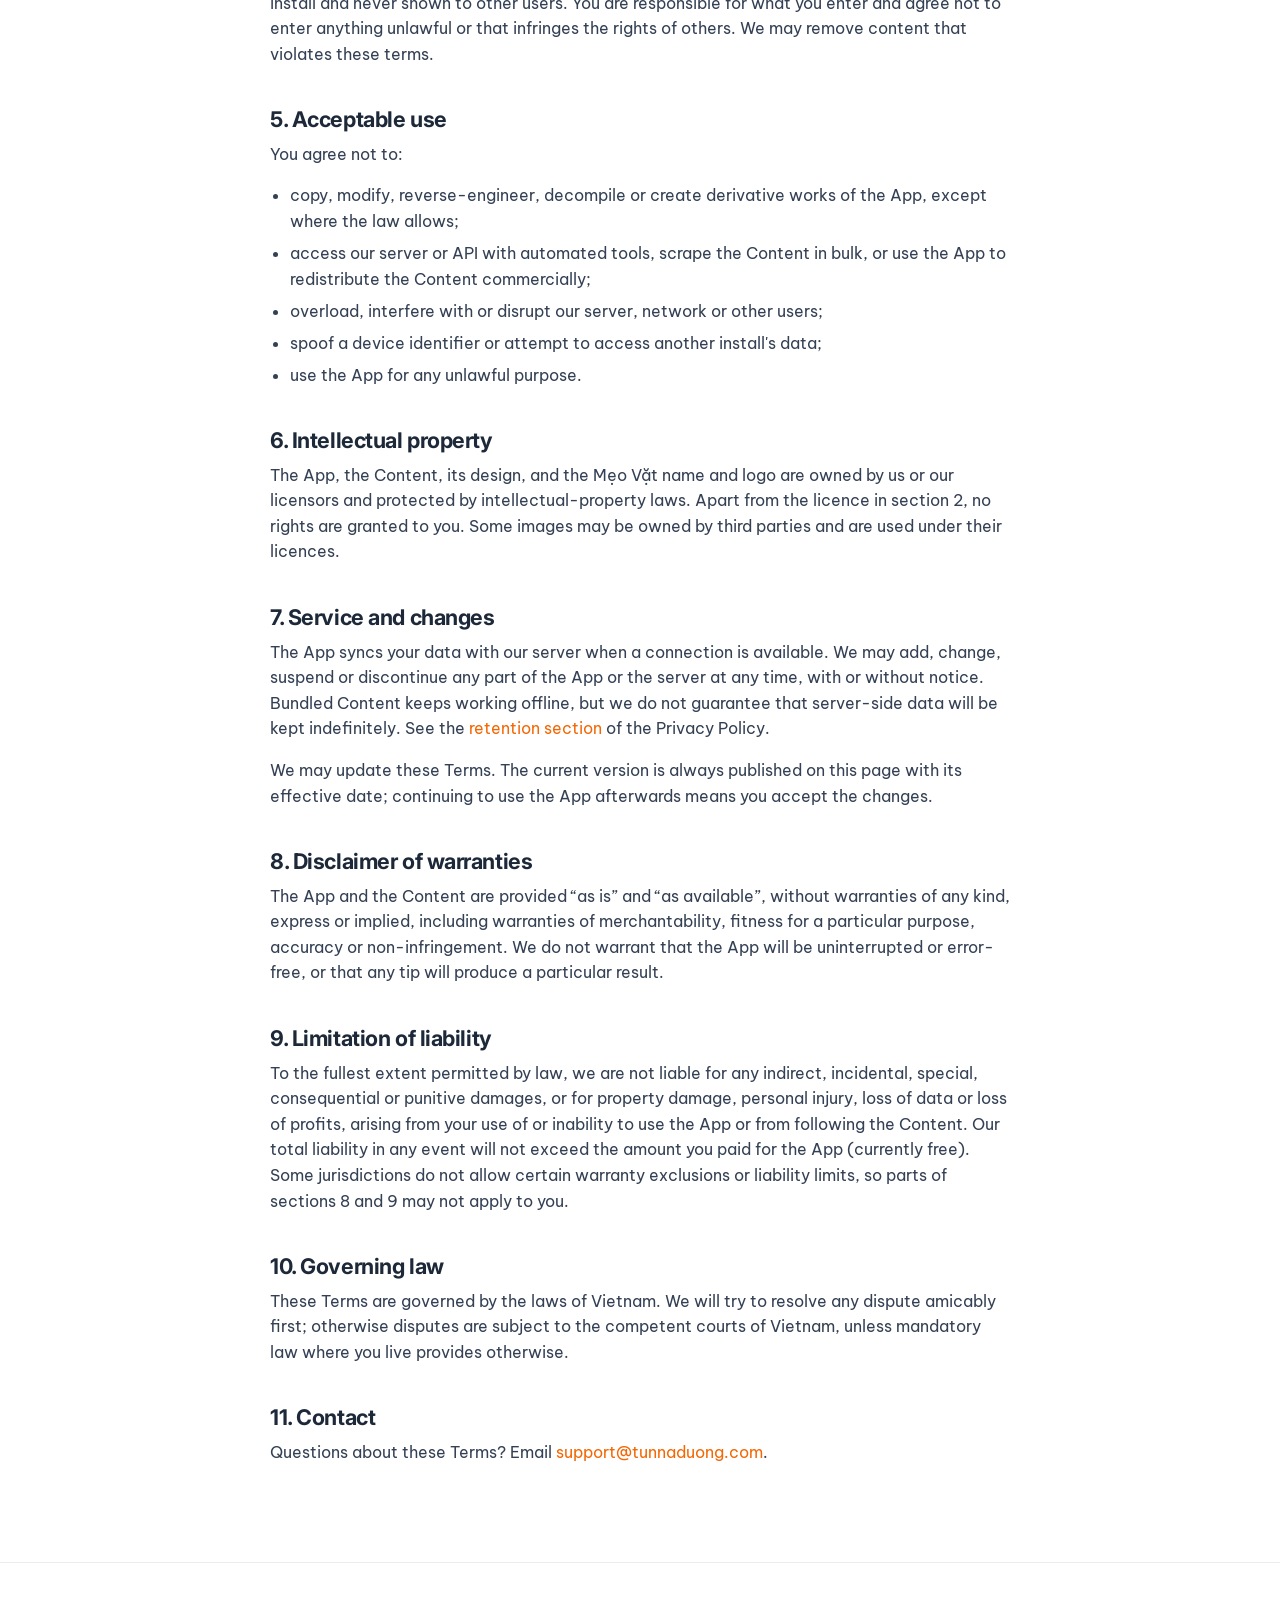
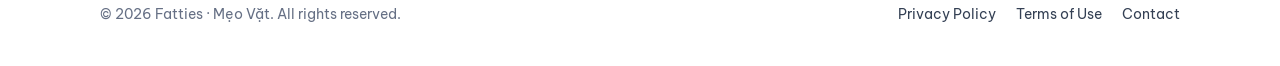
<file: terms.html>
<!DOCTYPE html>
<html lang="vi">
<head>
  <meta charset="utf-8">
  <meta name="viewport" content="width=device-width, initial-scale=1">
  <title data-vi="Điều khoản sử dụng – Mẹo Vặt" data-en="Terms of Use – Mẹo Vặt">Điều khoản sử dụng – Mẹo Vặt</title>
  <meta name="description" data-vi="Điều khoản sử dụng ứng dụng Mẹo Vặt." data-en="Terms of Use for the Mẹo Vặt app." content="Điều khoản sử dụng ứng dụng Mẹo Vặt.">
  <meta name="theme-color" content="#F36704">
  <link rel="icon" href="assets/app-icon.svg" type="image/svg+xml">
  <link rel="preconnect" href="https://fonts.googleapis.com">
  <link rel="preconnect" href="https://fonts.gstatic.com" crossorigin>
  <link href="https://fonts.googleapis.com/css2?family=Be+Vietnam+Pro:wght@400;500;600;700&family=Inter:wght@600;700&display=swap" rel="stylesheet">
  <link rel="stylesheet" href="styles.css">
  <script src="app.js"></script>
</head>
<body>

<header class="site-header">
  <div class="container">
    <a class="brand" href="index.html">
      <img src="assets/app-icon.svg" alt="" width="36" height="36">
      Mẹo Vặt
    </a>
    <nav class="nav" id="nav">
      <a href="index.html#features"><span data-lang="vi">Tính năng</span><span data-lang="en">Features</span></a>
      <a href="index.html#download"><span data-lang="vi">Tải app</span><span data-lang="en">Download</span></a>
      <a href="privacy.html"><span data-lang="vi">Quyền riêng tư</span><span data-lang="en">Privacy</span></a>
      <a href="terms.html"><span data-lang="vi">Điều khoản</span><span data-lang="en">Terms</span></a>
    </nav>
    <div class="lang-switch" role="group" aria-label="Language">
      <button type="button" data-lang-btn="vi" aria-pressed="true">VI</button>
      <button type="button" data-lang-btn="en" aria-pressed="false">EN</button>
    </div>
    <button class="menu-btn" type="button" aria-label="Menu" aria-expanded="false" aria-controls="nav">
      <svg viewBox="0 0 24 24" fill="none" stroke-width="2" stroke-linecap="round"><path d="M4 7h16M4 12h16M4 17h16"/></svg>
    </button>
  </div>
</header>

<main class="legal">
  <div class="container">

    <!-- ===================== VIETNAMESE ===================== -->
    <div data-lang="vi">
      <span class="eyebrow">Pháp lý</span>
      <h1>Điều khoản sử dụng</h1>
      <p class="meta">Có hiệu lực từ ngày 23 tháng 9 năm 2026 · Áp dụng cho ứng dụng Mẹo Vặt trên iOS và Android và trang web này.</p>

      <div class="summary">
        <h2>Tóm tắt</h2>
        <ul>
          <li>Mẹo Vặt miễn phí cho mục đích sử dụng cá nhân.</li>
          <li>Nội dung mẹo vặt chỉ mang tính tham khảo. <strong>Hãy tự đánh giá và cẩn thận khi thực hiện</strong>, đặc biệt với hoá chất, nhiệt, điện hay dụng cụ sắc.</li>
          <li>Bạn chịu trách nhiệm về nội dung bạn tự nhập (tên, mô tả danh sách).</li>
          <li>Chúng tôi có thể thay đổi hoặc ngừng dịch vụ; Ứng dụng vẫn dùng được offline với nội dung có sẵn.</li>
        </ul>
      </div>

      <ul class="legal-toc">
        <li><a href="#vi-accept">1. Chấp nhận</a></li>
        <li><a href="#vi-license">2. Giấy phép</a></li>
        <li><a href="#vi-content">3. Nội dung mẹo vặt</a></li>
        <li><a href="#vi-user">4. Nội dung của bạn</a></li>
        <li><a href="#vi-conduct">5. Quy tắc sử dụng</a></li>
        <li><a href="#vi-ip">6. Sở hữu trí tuệ</a></li>
        <li><a href="#vi-service">7. Dịch vụ &amp; thay đổi</a></li>
        <li><a href="#vi-warranty">8. Miễn trừ bảo đảm</a></li>
        <li><a href="#vi-liability">9. Giới hạn trách nhiệm</a></li>
        <li><a href="#vi-law">10. Luật áp dụng</a></li>
        <li><a href="#vi-contact">11. Liên hệ</a></li>
      </ul>

      <h2 id="vi-accept">1. Chấp nhận điều khoản</h2>
      <p>Bằng việc tải, cài đặt hoặc sử dụng ứng dụng Mẹo Vặt (“Ứng dụng”) do Fatties (“chúng tôi”) cung cấp, bạn đồng ý với các Điều khoản sử dụng này và <a href="privacy.html">Chính sách quyền riêng tư</a>. Nếu không đồng ý, vui lòng không sử dụng Ứng dụng.</p>

      <h2 id="vi-license">2. Giấy phép sử dụng</h2>
      <p>Chúng tôi cấp cho bạn giấy phép có giới hạn, không độc quyền, không chuyển nhượng, có thể thu hồi để cài đặt và sử dụng Ứng dụng trên thiết bị bạn sở hữu hoặc kiểm soát, cho mục đích cá nhân, phi thương mại. Nếu bạn tải Ứng dụng từ App Store hoặc Google Play, điều khoản của Apple / Google cũng được áp dụng.</p>

      <h2 id="vi-content">3. Nội dung mẹo vặt</h2>
      <p>Các mẹo, hướng dẫn, danh sách chuẩn bị và hình ảnh trong Ứng dụng (“Nội dung”) được cung cấp chỉ với mục đích thông tin chung và giải trí. Nội dung không phải là lời khuyên chuyên môn về y tế, an toàn, dinh dưỡng, pháp lý hay kỹ thuật.</p>
      <ul>
        <li>Nhiều mẹo liên quan tới hoá chất gia dụng, nhiệt độ cao, điện, dụng cụ sắc nhọn hoặc xe cộ. <strong>Bạn tự chịu trách nhiệm đánh giá mức độ an toàn</strong> và thực hiện với sự cẩn trọng hợp lý.</li>
        <li>Luôn đọc và tuân theo nhãn sản phẩm, hướng dẫn của nhà sản xuất và quy định an toàn tại nơi bạn sinh sống.</li>
        <li>Không trộn lẫn hoá chất nếu không chắc chắn; thử trước trên một góc nhỏ, khuất với bề mặt hoặc vải; giữ xa tầm tay trẻ em.</li>
        <li>Nếu có vấn đề sức khoẻ, dị ứng hoặc tình huống đặc biệt, hãy tham khảo ý kiến chuyên gia trước khi làm theo.</li>
      </ul>
      <p>Chúng tôi cố gắng để Nội dung chính xác và cập nhật nhưng không bảo đảm Nội dung luôn đầy đủ, chính xác hoặc phù hợp với trường hợp cụ thể của bạn.</p>

      <h2 id="vi-user">4. Nội dung của bạn</h2>
      <p>Bạn có thể tạo danh sách với tên, mô tả và biểu tượng. Nội dung này là riêng tư, chỉ gắn với cài đặt của bạn và không hiển thị cho người dùng khác. Bạn chịu trách nhiệm về nội dung bạn nhập và đồng ý không nhập nội dung vi phạm pháp luật hoặc quyền của người khác. Chúng tôi có quyền xoá nội dung vi phạm.</p>

      <h2 id="vi-conduct">5. Quy tắc sử dụng</h2>
      <p>Bạn đồng ý không:</p>
      <ul>
        <li>sao chép, chỉnh sửa, dịch ngược, phân tách hoặc tạo sản phẩm phái sinh từ Ứng dụng, trừ khi pháp luật cho phép;</li>
        <li>truy cập máy chủ hoặc API của chúng tôi bằng công cụ tự động, thu thập (scrape) Nội dung hàng loạt, hoặc dùng Ứng dụng để phát tán lại Nội dung cho mục đích thương mại;</li>
        <li>gây quá tải, can thiệp hoặc làm gián đoạn máy chủ, mạng hay người dùng khác;</li>
        <li>giả mạo mã định danh thiết bị hoặc cố truy cập dữ liệu của cài đặt khác;</li>
        <li>sử dụng Ứng dụng cho bất kỳ mục đích bất hợp pháp nào.</li>
      </ul>

      <h2 id="vi-ip">6. Sở hữu trí tuệ</h2>
      <p>Ứng dụng, Nội dung, thiết kế, tên và logo Mẹo Vặt thuộc sở hữu của chúng tôi hoặc bên cấp phép cho chúng tôi và được bảo hộ theo luật sở hữu trí tuệ. Ngoài giấy phép ở mục 2, bạn không được cấp bất kỳ quyền nào khác. Một số hình ảnh có thể thuộc bản quyền của bên thứ ba và được sử dụng theo giấy phép của họ.</p>

      <h2 id="vi-service">7. Dịch vụ và thay đổi</h2>
      <p>Ứng dụng đồng bộ dữ liệu với máy chủ của chúng tôi khi có kết nối. Chúng tôi có thể thêm, thay đổi, tạm ngừng hoặc chấm dứt bất kỳ phần nào của Ứng dụng hoặc máy chủ bất cứ lúc nào, có hoặc không có thông báo. Nội dung có sẵn trong Ứng dụng vẫn dùng được khi không có mạng, nhưng chúng tôi không bảo đảm dữ liệu trên máy chủ sẽ được lưu giữ vô thời hạn. Vui lòng xem <a href="privacy.html#vi-retention">thời gian lưu giữ</a> trong Chính sách quyền riêng tư.</p>
      <p>Chúng tôi có thể cập nhật các Điều khoản này. Phiên bản mới được đăng tại trang này kèm ngày hiệu lực; việc bạn tiếp tục dùng Ứng dụng sau đó nghĩa là bạn chấp nhận thay đổi.</p>

      <h2 id="vi-warranty">8. Miễn trừ bảo đảm</h2>
      <p>Ứng dụng và Nội dung được cung cấp “nguyên trạng” và “tuỳ theo khả năng”, không kèm bất kỳ bảo đảm nào, dù rõ ràng hay ngụ ý, bao gồm bảo đảm về tính thương mại, sự phù hợp cho một mục đích cụ thể, tính chính xác hay không vi phạm. Chúng tôi không bảo đảm Ứng dụng hoạt động không gián đoạn, không lỗi, hay kết quả của bất kỳ mẹo nào.</p>

      <h2 id="vi-liability">9. Giới hạn trách nhiệm</h2>
      <p>Trong phạm vi tối đa pháp luật cho phép, chúng tôi không chịu trách nhiệm đối với bất kỳ thiệt hại gián tiếp, ngẫu nhiên, đặc biệt, hệ quả hoặc mang tính trừng phạt nào, cũng như thiệt hại về tài sản, thương tích, mất dữ liệu hoặc lợi nhuận phát sinh từ việc bạn sử dụng hoặc không thể sử dụng Ứng dụng hoặc làm theo Nội dung. Tổng trách nhiệm của chúng tôi trong mọi trường hợp không vượt quá số tiền bạn đã trả cho Ứng dụng (Ứng dụng hiện miễn phí). Một số khu vực pháp lý không cho phép loại trừ một số bảo đảm hoặc giới hạn trách nhiệm, nên một phần của mục 8 và 9 có thể không áp dụng với bạn.</p>

      <h2 id="vi-law">10. Luật áp dụng</h2>
      <p>Các Điều khoản này được điều chỉnh bởi pháp luật Việt Nam. Mọi tranh chấp sẽ ưu tiên giải quyết qua thương lượng; nếu không thành, tranh chấp được đưa ra toà án có thẩm quyền tại Việt Nam, trừ khi luật bắt buộc nơi bạn cư trú quy định khác.</p>

      <h2 id="vi-contact">11. Liên hệ</h2>
      <p>Mọi thắc mắc về các Điều khoản này, vui lòng gửi email tới <a href="mailto:support@tunnaduong.com">support@tunnaduong.com</a>.</p>
    </div>

    <!-- ===================== ENGLISH ===================== -->
    <div data-lang="en">
      <span class="eyebrow">Legal</span>
      <h1>Terms of Use</h1>
      <p class="meta">Effective 23 September 2026 · Applies to the Mẹo Vặt app for iOS and Android and to this website.</p>

      <div class="summary">
        <h2>In short</h2>
        <ul>
          <li>Mẹo Vặt is free for personal use.</li>
          <li>Tips are provided for general information only. <strong>Use your own judgement and take care</strong>, especially with chemicals, heat, electricity or sharp tools.</li>
          <li>You are responsible for anything you type into the App (list names and descriptions).</li>
          <li>We may change or discontinue the service; the App keeps working offline with its bundled content.</li>
        </ul>
      </div>

      <ul class="legal-toc">
        <li><a href="#en-accept">1. Acceptance</a></li>
        <li><a href="#en-license">2. Licence</a></li>
        <li><a href="#en-content">3. Tip content</a></li>
        <li><a href="#en-user">4. Your content</a></li>
        <li><a href="#en-conduct">5. Acceptable use</a></li>
        <li><a href="#en-ip">6. Intellectual property</a></li>
        <li><a href="#en-service">7. Service &amp; changes</a></li>
        <li><a href="#en-warranty">8. Disclaimer</a></li>
        <li><a href="#en-liability">9. Limitation of liability</a></li>
        <li><a href="#en-law">10. Governing law</a></li>
        <li><a href="#en-contact">11. Contact</a></li>
      </ul>

      <h2 id="en-accept">1. Acceptance of these terms</h2>
      <p>By downloading, installing or using the Mẹo Vặt app (the “App”) provided by Fatties (“we”, “us”), you agree to these Terms of Use and to our <a href="privacy.html">Privacy Policy</a>. If you do not agree, please do not use the App.</p>

      <h2 id="en-license">2. Licence</h2>
      <p>We grant you a limited, non-exclusive, non-transferable, revocable licence to install and use the App on devices you own or control, for personal, non-commercial purposes. If you obtained the App from the App Store or Google Play, Apple's or Google's terms also apply.</p>

      <h2 id="en-content">3. Tip content</h2>
      <p>The tips, guides, preparation checklists and images in the App (the “Content”) are provided for general information and entertainment only. The Content is not professional medical, safety, nutritional, legal or technical advice.</p>
      <ul>
        <li>Many tips involve household chemicals, high temperatures, electricity, sharp tools or vehicles. <strong>You are responsible for judging whether a tip is safe</strong> for you and for carrying it out with reasonable care.</li>
        <li>Always read and follow product labels, manufacturer instructions and the safety regulations where you live.</li>
        <li>Never mix chemicals unless you are sure it is safe; test on a small, hidden area of a surface or fabric first; keep everything out of reach of children.</li>
        <li>If you have a health condition, allergy or any special circumstances, consult a professional before following a tip.</li>
      </ul>
      <p>We try to keep the Content accurate and up to date but do not guarantee that it is complete, accurate or suitable for your particular situation.</p>

      <h2 id="en-user">4. Your content</h2>
      <p>You can create lists with a name, description and icon. This content is private, tied only to your install and never shown to other users. You are responsible for what you enter and agree not to enter anything unlawful or that infringes the rights of others. We may remove content that violates these terms.</p>

      <h2 id="en-conduct">5. Acceptable use</h2>
      <p>You agree not to:</p>
      <ul>
        <li>copy, modify, reverse-engineer, decompile or create derivative works of the App, except where the law allows;</li>
        <li>access our server or API with automated tools, scrape the Content in bulk, or use the App to redistribute the Content commercially;</li>
        <li>overload, interfere with or disrupt our server, network or other users;</li>
        <li>spoof a device identifier or attempt to access another install's data;</li>
        <li>use the App for any unlawful purpose.</li>
      </ul>

      <h2 id="en-ip">6. Intellectual property</h2>
      <p>The App, the Content, its design, and the Mẹo Vặt name and logo are owned by us or our licensors and protected by intellectual-property laws. Apart from the licence in section 2, no rights are granted to you. Some images may be owned by third parties and are used under their licences.</p>

      <h2 id="en-service">7. Service and changes</h2>
      <p>The App syncs your data with our server when a connection is available. We may add, change, suspend or discontinue any part of the App or the server at any time, with or without notice. Bundled Content keeps working offline, but we do not guarantee that server-side data will be kept indefinitely. See the <a href="privacy.html#en-retention">retention section</a> of the Privacy Policy.</p>
      <p>We may update these Terms. The current version is always published on this page with its effective date; continuing to use the App afterwards means you accept the changes.</p>

      <h2 id="en-warranty">8. Disclaimer of warranties</h2>
      <p>The App and the Content are provided “as is” and “as available”, without warranties of any kind, express or implied, including warranties of merchantability, fitness for a particular purpose, accuracy or non-infringement. We do not warrant that the App will be uninterrupted or error-free, or that any tip will produce a particular result.</p>

      <h2 id="en-liability">9. Limitation of liability</h2>
      <p>To the fullest extent permitted by law, we are not liable for any indirect, incidental, special, consequential or punitive damages, or for property damage, personal injury, loss of data or loss of profits, arising from your use of or inability to use the App or from following the Content. Our total liability in any event will not exceed the amount you paid for the App (currently free). Some jurisdictions do not allow certain warranty exclusions or liability limits, so parts of sections 8 and 9 may not apply to you.</p>

      <h2 id="en-law">10. Governing law</h2>
      <p>These Terms are governed by the laws of Vietnam. We will try to resolve any dispute amicably first; otherwise disputes are subject to the competent courts of Vietnam, unless mandatory law where you live provides otherwise.</p>

      <h2 id="en-contact">11. Contact</h2>
      <p>Questions about these Terms? Email <a href="mailto:support@tunnaduong.com">support@tunnaduong.com</a>.</p>
    </div>

  </div>
</main>

<footer class="site-footer">
  <div class="container">
    <div>© <span data-year>2026</span> Fatties · Mẹo Vặt. <span data-lang="vi">Đã đăng ký bản quyền.</span><span data-lang="en">All rights reserved.</span></div>
    <nav>
      <a href="privacy.html"><span data-lang="vi">Chính sách quyền riêng tư</span><span data-lang="en">Privacy Policy</span></a>
      <a href="terms.html"><span data-lang="vi">Điều khoản sử dụng</span><span data-lang="en">Terms of Use</span></a>
      <a href="mailto:support@tunnaduong.com"><span data-lang="vi">Liên hệ</span><span data-lang="en">Contact</span></a>
    </nav>
  </div>
</footer>

</body>
</html>
</file>
<file: styles.css>
/* Mẹo Vặt — marketing site. Tokens mirror the app (README "Design tokens"). */
:root {
  --primary: #F36704;
  --primary-dark: #D65A00;
  --primary-subtle: #FFE1CC;
  --primary-tint: #FFF4EB;
  --heading: #1D2939;
  --body: #344054;
  --caption: #667085;
  --disabled: #98A2B3;
  --border: #D0D5DD;
  --border-soft: #EAECF0;
  --canvas: #FFFFFF;
  --canvas-2: #F2F4F7;
  --radius: 12px;
  --radius-lg: 20px;
  --pill: 999px;
  --shadow: 0 1px 2px rgba(16, 24, 40, .06), 0 8px 24px rgba(16, 24, 40, .06);
  --shadow-lg: 0 24px 60px rgba(16, 24, 40, .16);
  --font: "Be Vietnam Pro", system-ui, -apple-system, "Segoe UI", Roboto, sans-serif;
  --font-title: "Inter", var(--font);
  --max: 1120px;
}

* { box-sizing: border-box; }
html { scroll-behavior: smooth; -webkit-text-size-adjust: 100%; }
body {
  margin: 0;
  font-family: var(--font);
  color: var(--body);
  background: var(--canvas);
  line-height: 1.6;
  font-size: 16px;
}
h1, h2, h3, h4 { color: var(--heading); margin: 0 0 .4em; line-height: 1.2; font-weight: 700; }
h1 { font-family: var(--font-title); font-size: clamp(2.2rem, 5vw, 3.4rem); letter-spacing: -.02em; }
h2 { font-family: var(--font-title); font-size: clamp(1.6rem, 3.2vw, 2.25rem); letter-spacing: -.02em; }
h3 { font-size: 1.125rem; }
p { margin: 0 0 1em; }
a { color: var(--primary); text-decoration: none; }
a:hover { text-decoration: underline; }
img { max-width: 100%; display: block; }

/* Language switching: only the active language's blocks render. */
html[lang="vi"] [data-lang="en"],
html[lang="en"] [data-lang="vi"] { display: none !important; }

.container { max-width: var(--max); margin: 0 auto; padding: 0 20px; }
.eyebrow {
  display: inline-block; font-size: .8rem; font-weight: 600; letter-spacing: .08em;
  text-transform: uppercase; color: var(--primary); margin-bottom: .75rem;
}
.lead { font-size: 1.125rem; color: var(--caption); max-width: 46ch; }
.center { text-align: center; }
.center .lead { margin-left: auto; margin-right: auto; }

/* Buttons */
.btn {
  display: inline-flex; align-items: center; gap: .6rem; padding: .85rem 1.4rem;
  border-radius: var(--pill); font-weight: 600; font-size: .95rem; border: 1px solid transparent;
  cursor: pointer; transition: transform .15s ease, box-shadow .15s ease, background .15s ease;
  white-space: nowrap;
}
.btn:hover { text-decoration: none; transform: translateY(-1px); }
.btn-primary { background: var(--primary); color: #fff; box-shadow: 0 8px 20px rgba(243, 103, 4, .28); }
.btn-primary:hover { background: var(--primary-dark); }
.btn-outline { background: #fff; color: var(--heading); border-color: var(--border); }
.btn-outline:hover { background: var(--canvas-2); }
.btn-dark { background: var(--heading); color: #fff; }
.btn-dark:hover { background: #101828; }
.btn svg { width: 22px; height: 22px; flex: none; }
.btn .stack { display: flex; flex-direction: column; line-height: 1.1; text-align: left; }
.btn .stack small { font-size: .65rem; font-weight: 500; opacity: .8; }
.btn[aria-disabled="true"] { opacity: .55; cursor: default; pointer-events: none; }

/* Header */
.site-header {
  position: sticky; top: 0; z-index: 50; background: rgba(255, 255, 255, .85);
  backdrop-filter: saturate(180%) blur(12px); -webkit-backdrop-filter: saturate(180%) blur(12px);
  border-bottom: 1px solid var(--border-soft);
}
.site-header .container { display: flex; align-items: center; gap: 1.5rem; height: 68px; }
.brand { display: flex; align-items: center; gap: .6rem; font-weight: 700; color: var(--heading); font-size: 1.1rem; }
.brand:hover { text-decoration: none; }
.brand img { width: 36px; height: 36px; border-radius: 10px; }
.nav { display: flex; gap: 1.5rem; margin-left: auto; }
.nav a { color: var(--body); font-weight: 500; font-size: .95rem; }
.nav a:hover { color: var(--primary); text-decoration: none; }
.lang-switch {
  display: inline-flex; background: var(--canvas-2); border-radius: var(--pill); padding: 3px; margin-left: 1rem;
}
.lang-switch button {
  border: 0; background: transparent; padding: .35rem .8rem; border-radius: var(--pill);
  font: inherit; font-size: .8rem; font-weight: 600; color: var(--caption); cursor: pointer;
}
.lang-switch button.active { background: #fff; color: var(--heading); box-shadow: var(--shadow); }
.menu-btn { display: none; margin-left: auto; border: 0; background: none; padding: .5rem; cursor: pointer; }
.menu-btn svg { width: 24px; height: 24px; stroke: var(--heading); }

/* Hero */
.hero { position: relative; overflow: hidden; padding: 4.5rem 0 3rem; }
.hero::before {
  content: ""; position: absolute; inset: -20% -10% auto; height: 120%; z-index: -1;
  background:
    radial-gradient(60% 60% at 80% 20%, var(--primary-subtle) 0%, transparent 70%),
    radial-gradient(40% 40% at 10% 80%, #FFF1E6 0%, transparent 70%);
}
.hero .container { display: grid; grid-template-columns: 1.1fr .9fr; gap: 3rem; align-items: center; }
.hero h1 .accent { color: var(--primary); }
.hero-actions { display: flex; flex-wrap: wrap; gap: .75rem; margin: 1.75rem 0 1rem; }
.hero-note { font-size: .85rem; color: var(--caption); }
.hero-stats { display: flex; gap: 2rem; margin-top: 2rem; flex-wrap: wrap; }
.hero-stats div strong { display: block; font-family: var(--font-title); font-size: 1.6rem; color: var(--heading); }
.hero-stats div span { font-size: .85rem; color: var(--caption); }

/* Phone mockup */
.phone-wrap { display: flex; justify-content: center; position: relative; }
.phone {
  width: 300px; aspect-ratio: 361 / 780; border-radius: 44px; background: #111; padding: 10px;
  box-shadow: var(--shadow-lg), inset 0 0 0 2px #3a3a3a; position: relative; transform: rotate(-3deg);
}
.phone::after {
  content: ""; position: absolute; top: 18px; left: 50%; transform: translateX(-50%);
  width: 100px; height: 26px; background: #111; border-radius: var(--pill);
}
.phone img { border-radius: 34px; width: 100%; height: 100%; object-fit: cover; }
.phone.small { width: 220px; transform: rotate(4deg); position: absolute; right: -10px; bottom: -30px; z-index: -1; opacity: .95; }
.float-card {
  position: absolute; background: #fff; border-radius: var(--radius); box-shadow: var(--shadow-lg);
  padding: .7rem .9rem; display: flex; align-items: center; gap: .6rem; font-size: .85rem; font-weight: 600; color: var(--heading);
}
.float-card .emoji { font-size: 1.4rem; }
.float-card small { display: block; font-weight: 400; color: var(--caption); }
.float-card.a { left: 0; top: 12%; }
.float-card.b { right: 0; bottom: 18%; }

/* Sections */
.section { padding: 5rem 0; }
.section.alt { background: var(--canvas-2); }
.section-head { margin-bottom: 3rem; }

/* Feature grid */
.grid { display: grid; gap: 1.25rem; }
.grid-3 { grid-template-columns: repeat(3, 1fr); }
.grid-4 { grid-template-columns: repeat(4, 1fr); }
.card {
  background: #fff; border: 1px solid var(--border-soft); border-radius: var(--radius-lg); padding: 1.5rem;
  box-shadow: var(--shadow); transition: transform .2s ease, box-shadow .2s ease;
}
.card:hover { transform: translateY(-3px); box-shadow: 0 16px 40px rgba(16, 24, 40, .1); }
.card .icon {
  width: 48px; height: 48px; border-radius: 14px; background: var(--primary-subtle); color: var(--primary);
  display: grid; place-items: center; margin-bottom: 1rem;
}
.card .icon svg { width: 24px; height: 24px; }
.card p { color: var(--caption); font-size: .95rem; margin: 0; }

/* Topics */
.topic {
  display: flex; align-items: center; gap: .9rem; background: #fff; border: 1px solid var(--border-soft);
  border-radius: var(--radius); padding: 1rem 1.1rem; box-shadow: var(--shadow);
}
.topic .emoji { font-size: 1.8rem; width: 48px; height: 48px; display: grid; place-items: center; background: var(--canvas-2); border-radius: 12px; flex: none; }
.topic strong { display: block; color: var(--heading); }
.topic span { font-size: .85rem; color: var(--caption); }

/* Screens strip */
.screens { display: flex; gap: 1.5rem; overflow-x: auto; padding: 1rem 20px 2rem; scroll-snap-type: x mandatory; -webkit-overflow-scrolling: touch; }
.screens::-webkit-scrollbar { height: 8px; }
.screens::-webkit-scrollbar-thumb { background: var(--border); border-radius: var(--pill); }
.screen { flex: 0 0 230px; scroll-snap-align: center; text-align: center; }
.screen img { border-radius: 26px; box-shadow: var(--shadow-lg); border: 6px solid #111; }
.screen figcaption { margin-top: .9rem; font-size: .9rem; font-weight: 600; color: var(--heading); }
.screen figcaption small { display: block; font-weight: 400; color: var(--caption); }

/* Steps */
.steps { counter-reset: step; }
.step { display: flex; gap: 1.25rem; align-items: flex-start; padding: 1.25rem 0; border-top: 1px solid var(--border-soft); }
.step:last-child { border-bottom: 1px solid var(--border-soft); }
.step::before {
  counter-increment: step; content: counter(step);
  flex: none; width: 40px; height: 40px; border-radius: 50%; background: var(--primary); color: #fff;
  font-weight: 700; display: grid; place-items: center; font-family: var(--font-title);
}
.step p { margin: .25rem 0 0; color: var(--caption); }

/* Download CTA */
.cta {
  background: linear-gradient(135deg, #FF8A3D 0%, #E85D00 100%); color: #fff; border-radius: 28px;
  padding: 3.5rem 2rem; text-align: center; position: relative; overflow: hidden;
}
.cta::before { content: ""; position: absolute; inset: 0; background: radial-gradient(50% 60% at 50% 0%, rgba(255,255,255,.25), transparent 70%); }
.cta > * { position: relative; }
.cta h2, .cta p { color: #fff; }
.cta p { opacity: .9; max-width: 50ch; margin: 0 auto 1.5rem; }
.cta .btn-outline { border-color: rgba(255,255,255,.4); background: rgba(255,255,255,.14); color: #fff; }
.cta .btn-outline:hover { background: rgba(255,255,255,.24); }
.cta img { width: 88px; height: 88px; border-radius: 22px; margin: 0 auto 1.25rem; box-shadow: var(--shadow-lg); }
.store-row { display: flex; gap: .75rem; justify-content: center; flex-wrap: wrap; }

/* Footer */
.site-footer { border-top: 1px solid var(--border-soft); padding: 2.5rem 0; font-size: .9rem; color: var(--caption); }
.site-footer .container { display: flex; flex-wrap: wrap; gap: 1.5rem; align-items: center; justify-content: space-between; }
.site-footer nav { display: flex; gap: 1.25rem; flex-wrap: wrap; }
.site-footer nav a { color: var(--body); }

/* Legal pages */
.legal { padding: 3.5rem 0 5rem; }
.legal .container { max-width: 780px; }
.legal .meta { color: var(--caption); font-size: .9rem; margin-bottom: 2.5rem; }
.legal h2 { font-size: 1.35rem; margin-top: 2.5rem; }
.legal h3 { font-size: 1.05rem; margin-top: 1.5rem; }
.legal ul { padding-left: 1.25rem; }
.legal li { margin-bottom: .4rem; }
.legal .summary {
  background: var(--primary-tint); border: 1px solid var(--primary-subtle); border-radius: var(--radius-lg); padding: 1.25rem 1.5rem; margin-bottom: 2rem;
}
.legal .summary h2 { margin-top: 0; font-size: 1.1rem; }
.legal .summary ul { margin: 0; }
.legal table { width: 100%; border-collapse: collapse; font-size: .95rem; margin: 1rem 0 1.5rem; }
.legal th, .legal td { text-align: left; padding: .6rem .75rem; border-bottom: 1px solid var(--border-soft); vertical-align: top; }
.legal th { color: var(--heading); background: var(--canvas-2); }
.legal-toc { display: flex; gap: .5rem; flex-wrap: wrap; margin: 0 0 2rem; padding: 0; list-style: none; }
.legal-toc a { font-size: .85rem; padding: .35rem .8rem; border-radius: var(--pill); background: var(--canvas-2); color: var(--body); }
.legal-toc a:hover { background: var(--primary-subtle); color: var(--primary-dark); text-decoration: none; }

/* Responsive */
@media (max-width: 960px) {
  .grid-3 { grid-template-columns: repeat(2, 1fr); }
  .grid-4 { grid-template-columns: repeat(2, 1fr); }
  .hero .container { grid-template-columns: 1fr; text-align: center; }
  .hero .lead, .hero-actions, .hero-stats { justify-content: center; margin-left: auto; margin-right: auto; }
  .phone-wrap { margin-top: 1.5rem; }
  .phone.small, .float-card { display: none; }
}
@media (max-width: 720px) {
  .nav { display: none; position: absolute; top: 68px; left: 0; right: 0; background: #fff; flex-direction: column; gap: 0; padding: .5rem 20px 1rem; border-bottom: 1px solid var(--border-soft); box-shadow: var(--shadow); }
  .nav.open { display: flex; }
  .nav a { padding: .75rem 0; border-bottom: 1px solid var(--border-soft); }
  .menu-btn { display: inline-flex; }
  .lang-switch { margin-left: auto; }
  .menu-btn { margin-left: 0; }
  .site-header .container { gap: .75rem; }
  .grid-3, .grid-4 { grid-template-columns: 1fr; }
  .section { padding: 3.5rem 0; }
  .hero { padding-top: 3rem; }
  .phone { width: 250px; transform: none; }
  .cta { padding: 2.5rem 1.25rem; border-radius: 20px; }
  .site-footer .container { flex-direction: column; align-items: flex-start; }
}
@media (prefers-reduced-motion: reduce) {
  html { scroll-behavior: auto; }
  .btn, .card { transition: none; }
}
</file>
